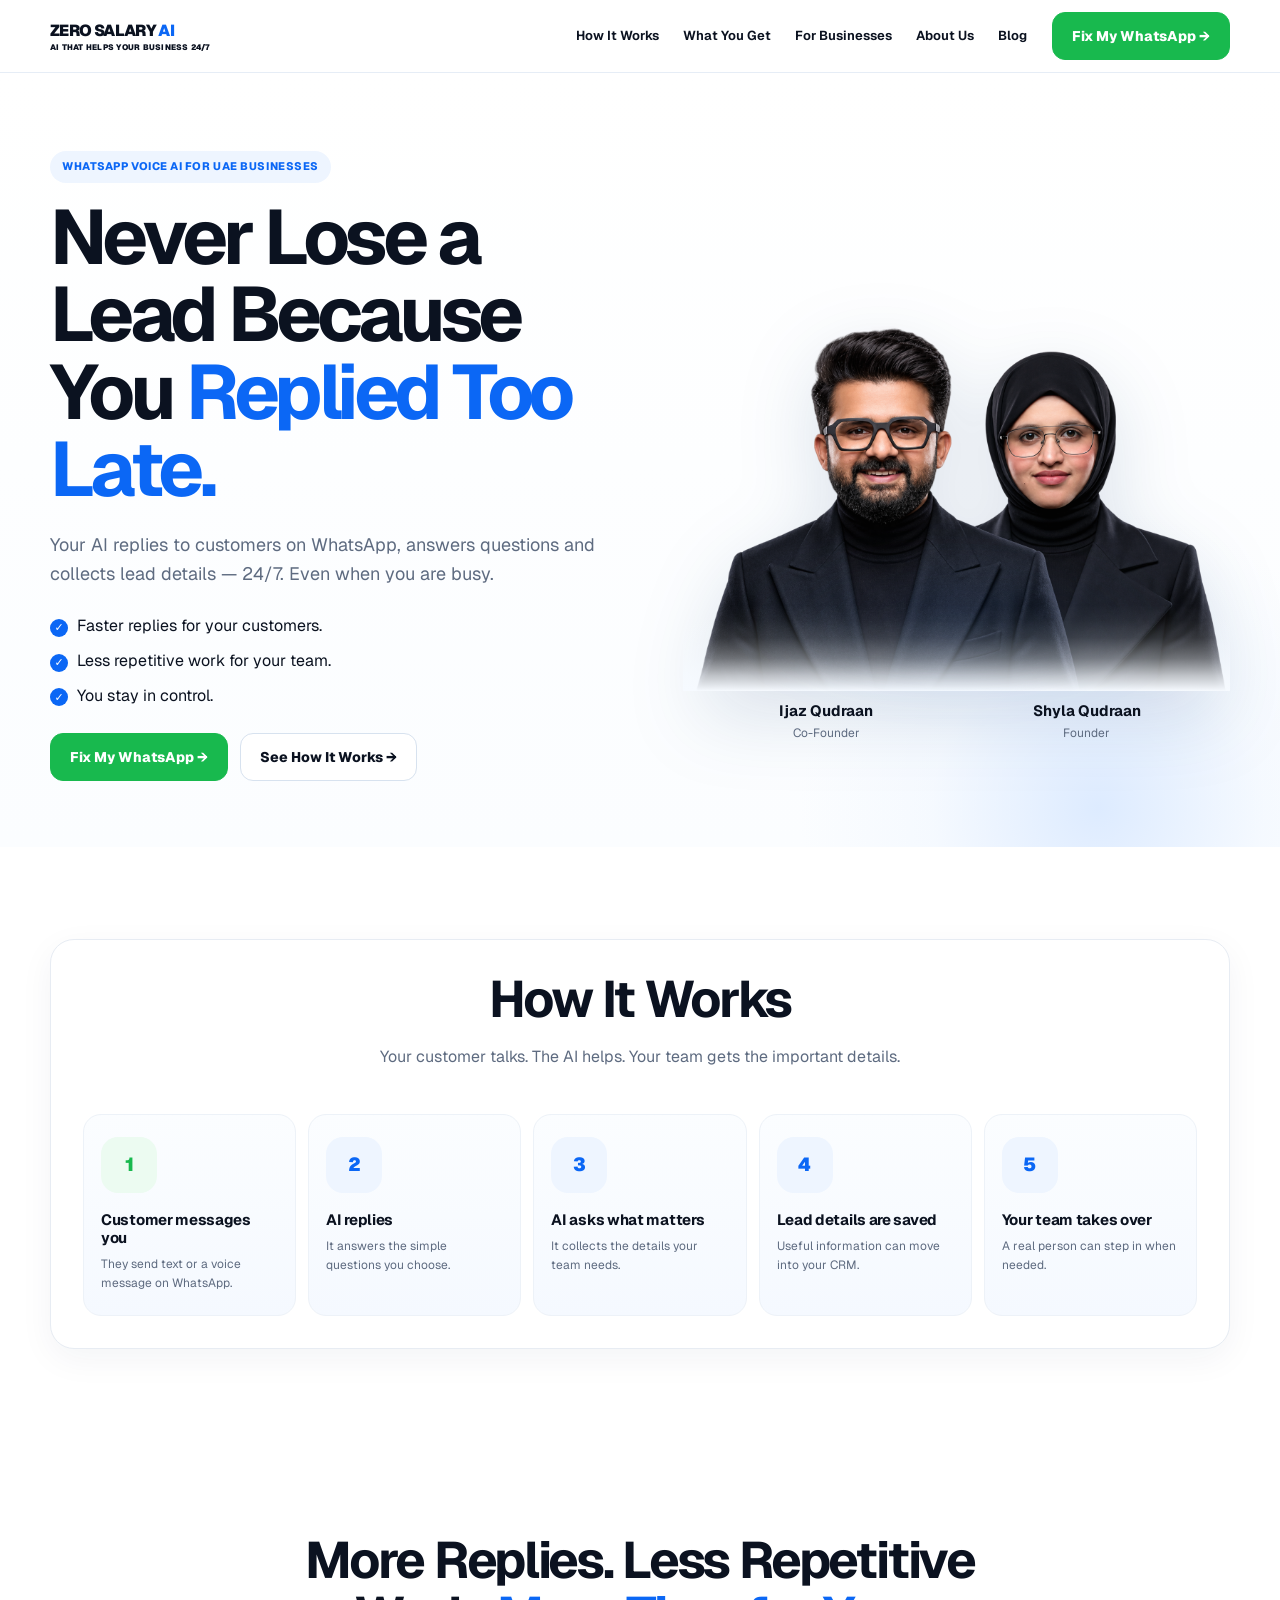
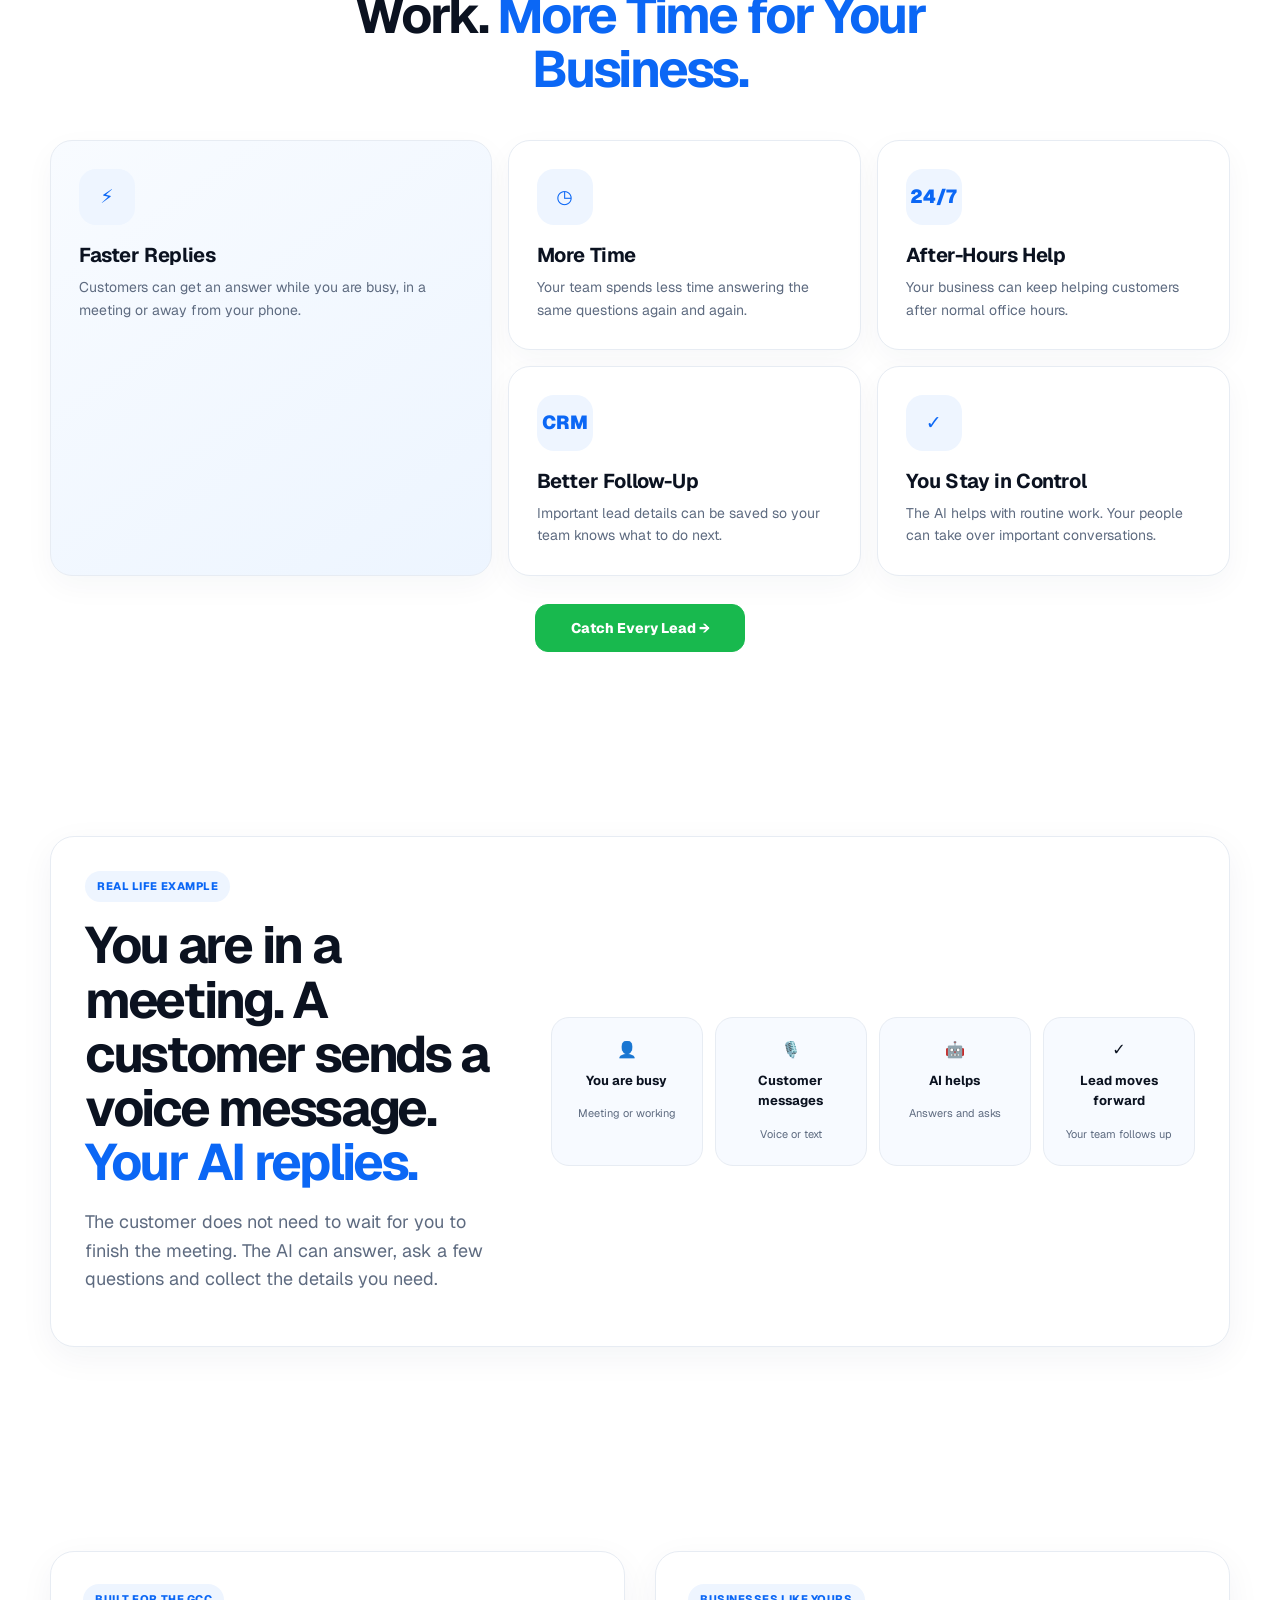
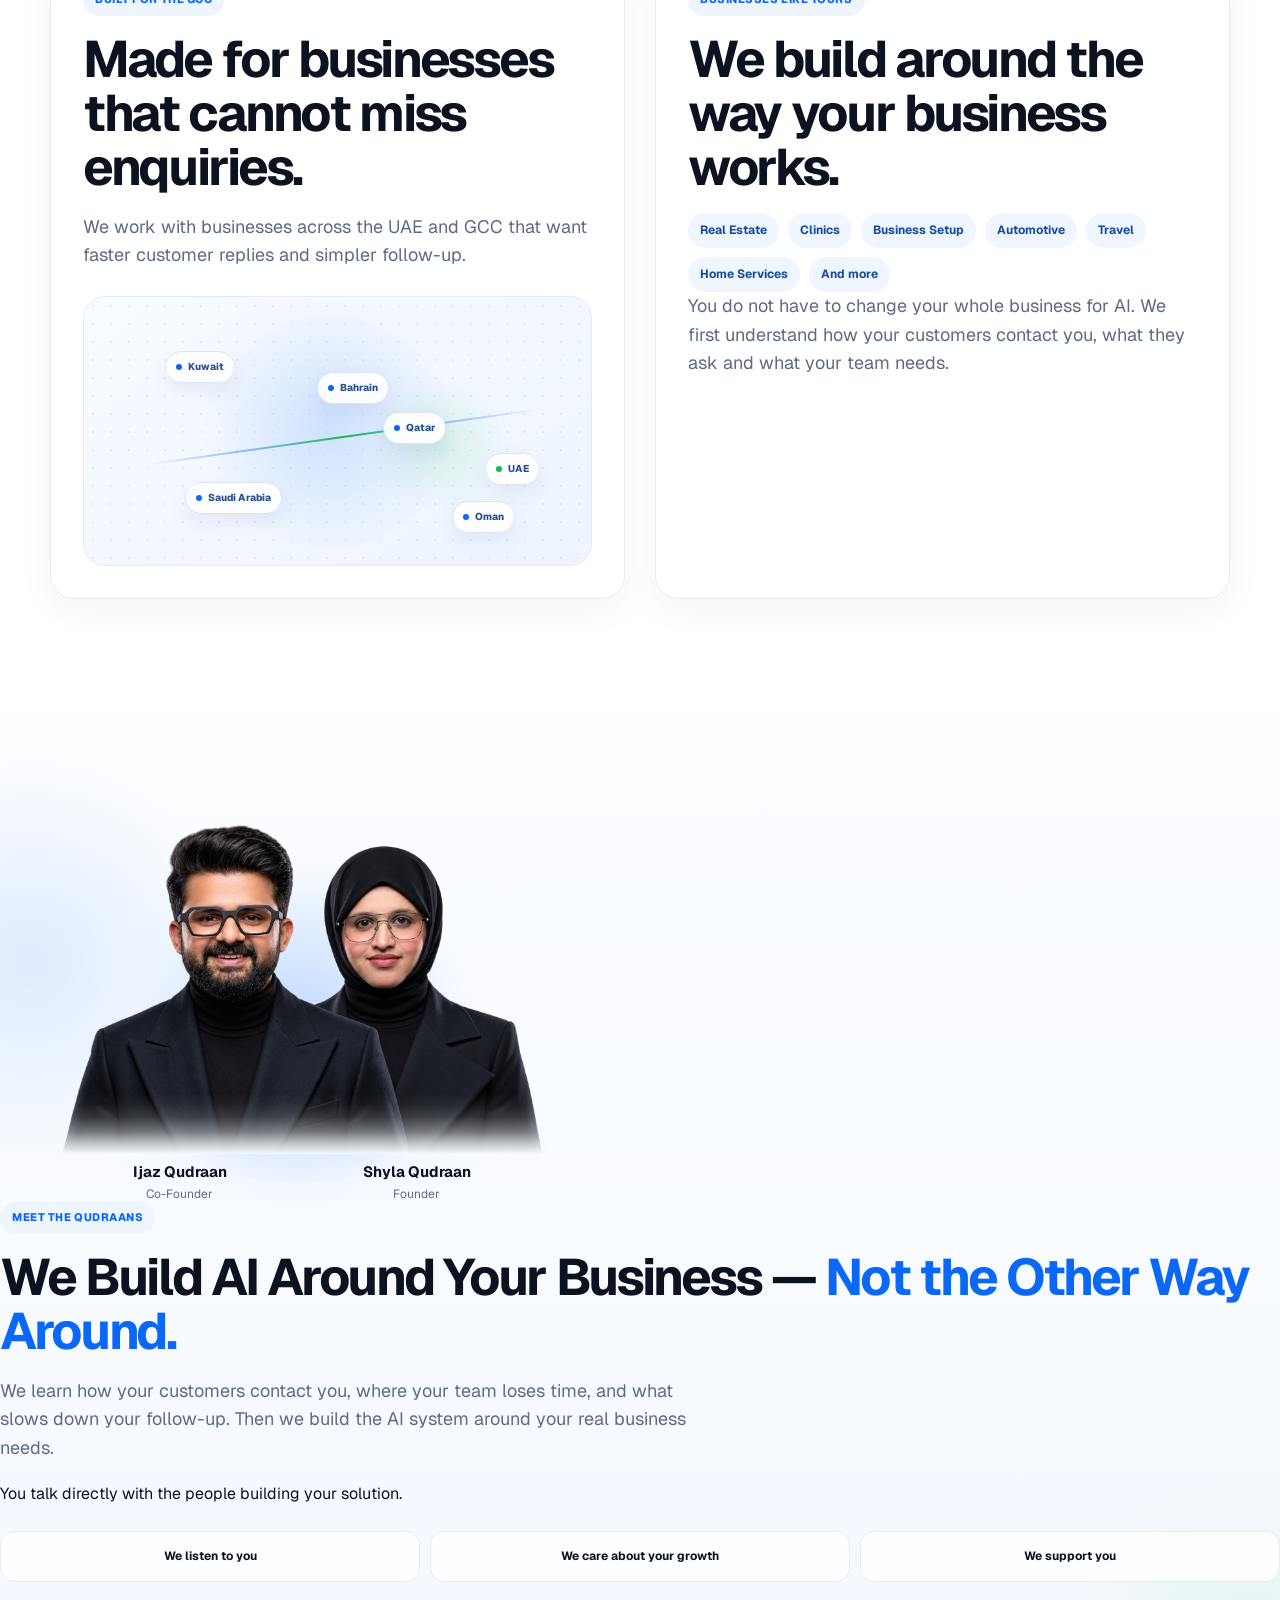
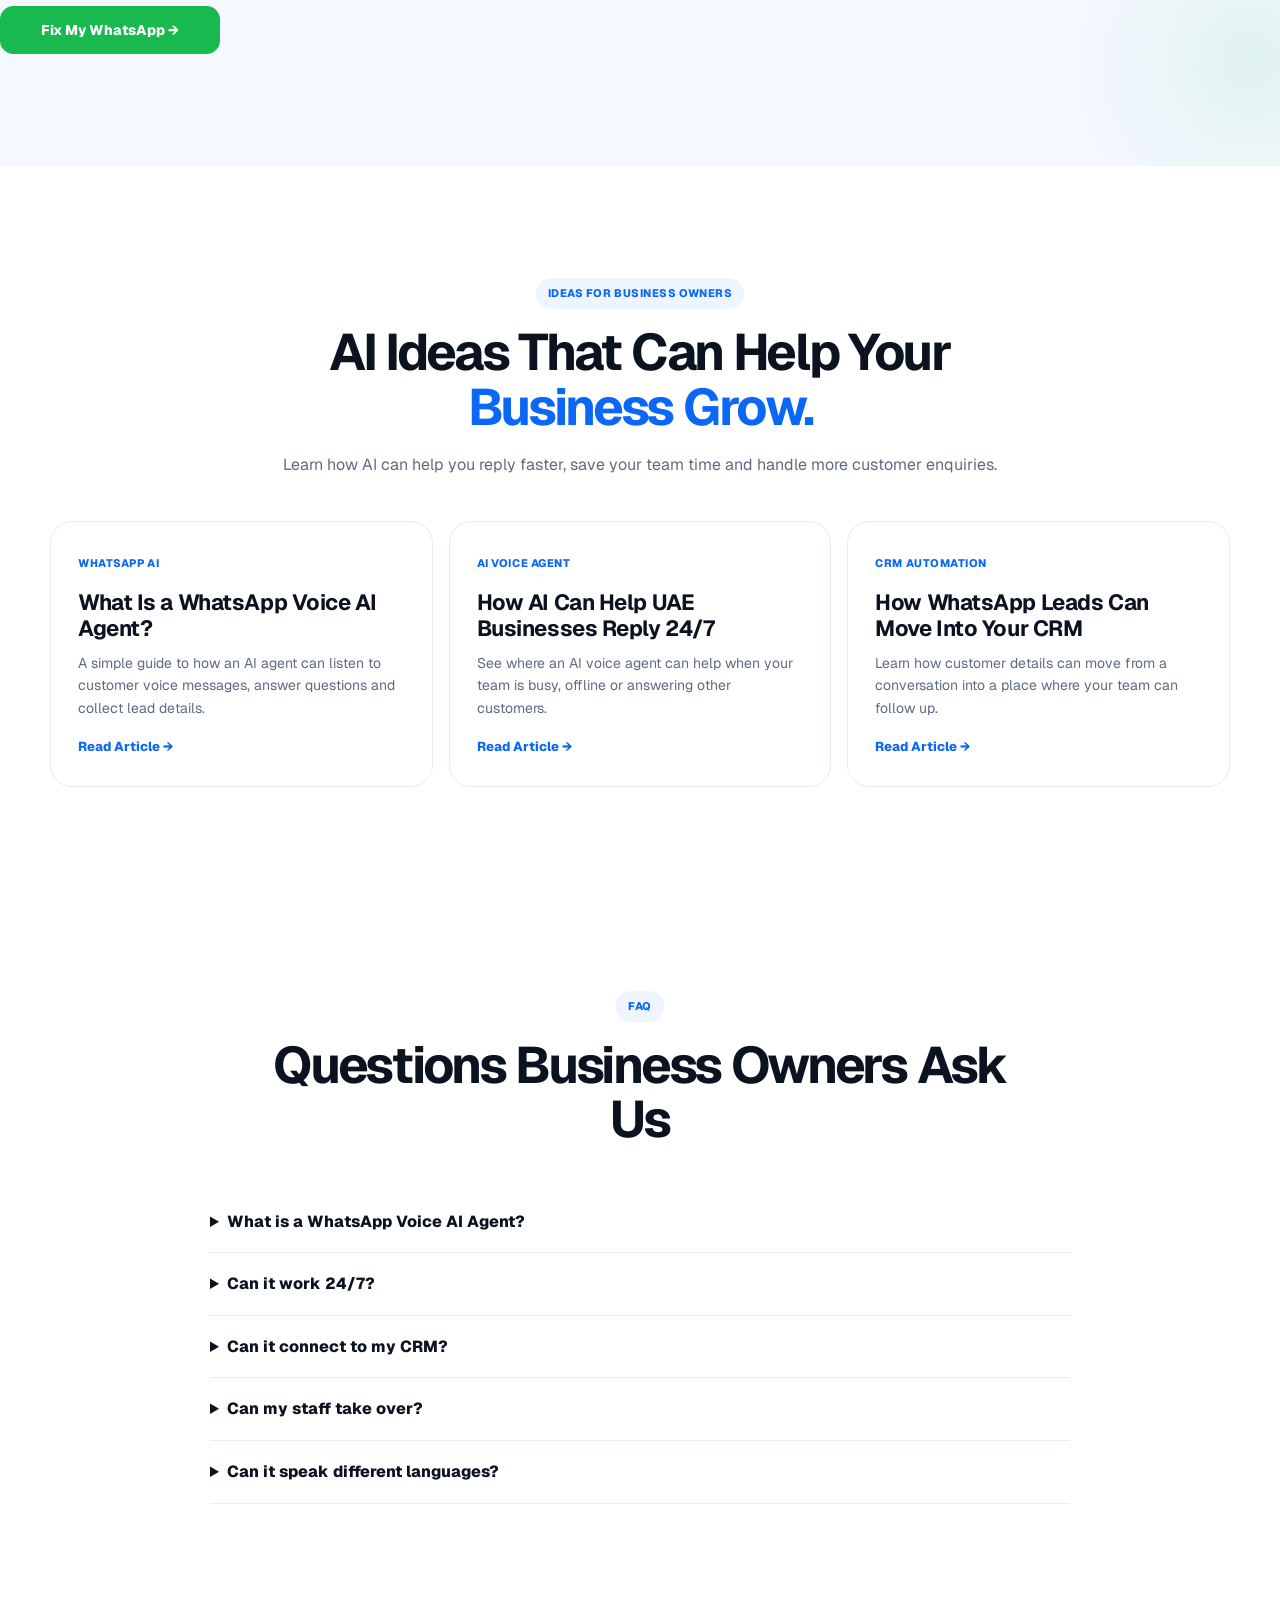
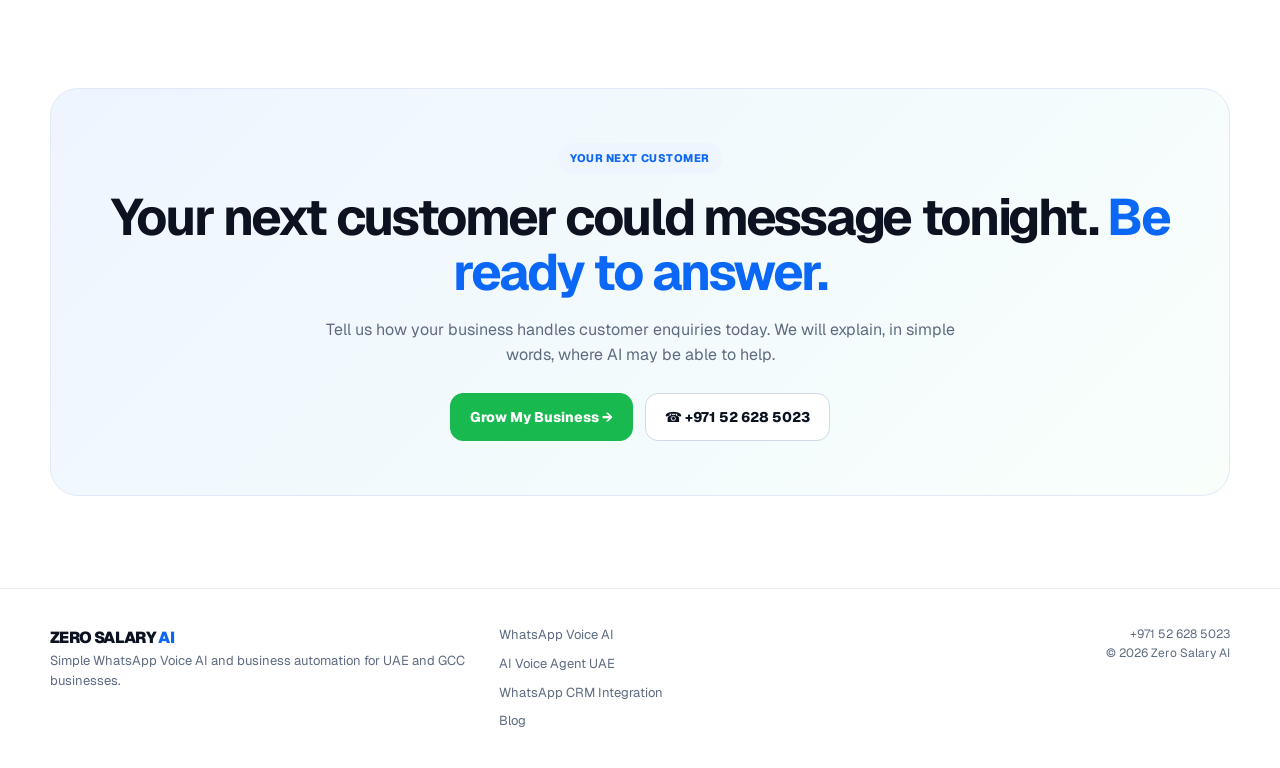
<file: index.html>
<!doctype html><html lang="en"><head><meta charset="utf-8"><meta name="viewport" content="width=device-width,initial-scale=1"><title>WhatsApp Voice AI for UAE Businesses | Zero Salary AI</title><meta name="description" content="Zero Salary AI builds simple WhatsApp Voice AI and AI automation for UAE and GCC businesses. Reply faster, handle enquiries 24/7 and send lead details to your CRM."><link rel="canonical" href="https://zerosalaryai.com/"><meta property="og:title" content="WhatsApp Voice AI for UAE Businesses | Zero Salary AI"><meta property="og:description" content="Zero Salary AI builds simple WhatsApp Voice AI and AI automation for UAE and GCC businesses. Reply faster, handle enquiries 24/7 and send lead details to your CRM."><meta property="og:type" content="website"><meta property="og:url" content="https://zerosalaryai.com/"><meta name="theme-color" content="#ffffff"><link rel="stylesheet" href="styles.css"></head><body><header class="header"><div class="container nav"><a class="logo" href="index.html">ZERO SALARY <span>AI</span><small class="tagline">AI THAT HELPS YOUR BUSINESS 24/7</small></a><nav class="links"><a href="index.html#how">How It Works</a><a href="index.html#benefits">What You Get</a><a href="index.html#solutions">For Businesses</a><a href="index.html#about">About Us</a><a href="blog.html">Blog</a></nav><a class="btn btn-green" href="https://wa.me/971526285023?text=Hi%2C%20I%20want%20to%20know%20how%20Zero%20Salary%20AI%20can%20help%20my%20business." target="_blank" rel="noopener">Fix My WhatsApp →</a></div></header><main><section class="hero"><div class="container hero-grid"><div class="hero-copy reveal"><span class="eyebrow">WhatsApp Voice AI for UAE Businesses</span><h1>Never Lose a Lead Because You <span class="blue">Replied Too Late.</span></h1><p class="lead">Your AI replies to customers on WhatsApp, answers questions and collects lead details — 24/7. Even when you are busy.</p><div class="checks"><div class="check">Faster replies for your customers.</div><div class="check">Less repetitive work for your team.</div><div class="check">You stay in control.</div></div><div class="actions"><a class="btn btn-green" href="https://wa.me/971526285023?text=Hi%2C%20I%20want%20to%20know%20how%20Zero%20Salary%20AI%20can%20help%20my%20business." target="_blank" rel="noopener">Fix My WhatsApp →</a><a class="btn btn-secondary" href="#how">See How It Works →</a></div></div><div class="founder-visual reveal">
  
  <div class="founder-image-stage">
    <img class="founder-img" src="founders-v3.png" alt="Ijaz Qudraan, Co-Founder, and Shyla Qudraan, Founder of Zero Salary AI">
    <div class="founder-bottom-fade"></div>
  </div>
  <div class="names">
  <div class="person-name"><strong>Ijaz Qudraan</strong><span>Co-Founder</span></div>
  <div class="person-name"><strong>Shyla Qudraan</strong><span>Founder</span></div>
</div>
</div>
</div></div></section><section class="section" id="how"><div class="container panel bento reveal"><div class="section-head"><h2>How It Works</h2><p>Your customer talks. The AI helps. Your team gets the important details.</p></div><div class="steps"><div class="step"><div class="icon green">1</div><h3>Customer messages you</h3><p>They send text or a voice message on WhatsApp.</p></div><div class="step"><div class="icon">2</div><h3>AI replies</h3><p>It answers the simple questions you choose.</p></div><div class="step"><div class="icon">3</div><h3>AI asks what matters</h3><p>It collects the details your team needs.</p></div><div class="step"><div class="icon">4</div><h3>Lead details are saved</h3><p>Useful information can move into your CRM.</p></div><div class="step"><div class="icon">5</div><h3>Your team takes over</h3><p>A real person can step in when needed.</p></div></div></div></section><section class="section" id="benefits"><div class="container"><div class="section-head reveal"><h2>More Replies. Less Repetitive Work. <span class="blue">More Time for Your Business.</span></h2></div><div class="benefit-bento reveal"><article class="benefit feature"><div class="icon">⚡</div><h3>Faster Replies</h3><p>Customers can get an answer while you are busy, in a meeting or away from your phone.</p></article><article class="benefit"><div class="icon">◷</div><h3>More Time</h3><p>Your team spends less time answering the same questions again and again.</p></article><article class="benefit"><div class="icon">24/7</div><h3>After-Hours Help</h3><p>Your business can keep helping customers after normal office hours.</p></article><article class="benefit"><div class="icon">CRM</div><h3>Better Follow-Up</h3><p>Important lead details can be saved so your team knows what to do next.</p></article><article class="benefit"><div class="icon">✓</div><h3>You Stay in Control</h3><p>The AI helps with routine work. Your people can take over important conversations.</p></article></div><div class="actions centered mid-cta"><a class="btn btn-green" href="https://wa.me/971526285023?text=Hi%2C%20I%20want%20a%20free%20consultation%20for%20my%20business." target="_blank" rel="noopener">Catch Every Lead →</a></div></div></section><section class="section"><div class="container panel story reveal"><div><span class="eyebrow">Real Life Example</span><h2>You are in a meeting. A customer sends a voice message. <span class="blue">Your AI replies.</span></h2><p class="lead">The customer does not need to wait for you to finish the meeting. The AI can answer, ask a few questions and collect the details you need.</p></div><div class="story-flow"><div class="mini">👤<b>You are busy</b><span>Meeting or working</span></div><div class="mini">🎙️<b>Customer messages</b><span>Voice or text</span></div><div class="mini">🤖<b>AI helps</b><span>Answers and asks</span></div><div class="mini">✓<b>Lead moves forward</b><span>Your team follows up</span></div></div></div></section><section class="section" id="solutions"><div class="container two"><div class="panel box reveal"><span class="eyebrow">Built for the GCC</span><h2>Made for businesses that cannot miss enquiries.</h2><p class="lead">We work with businesses across the UAE and GCC that want faster customer replies and simpler follow-up.</p><div class="gcc-visual" aria-label="GCC business coverage"><div class="gulf-line"></div><span class="node n1">Kuwait</span><span class="node n2">Bahrain</span><span class="node n3">Qatar</span><span class="node n4 hot">UAE</span><span class="node n5">Saudi Arabia</span><span class="node n6">Oman</span></div></div><div class="panel box reveal"><span class="eyebrow">Businesses Like Yours</span><h2>We build around the way your business works.</h2><div class="chips"><span class="chip">Real Estate</span><span class="chip">Clinics</span><span class="chip">Business Setup</span><span class="chip">Automotive</span><span class="chip">Travel</span><span class="chip">Home Services</span><span class="chip">And more</span></div><p class="lead">You do not have to change your whole business for AI. We first understand how your customers contact you, what they ask and what your team needs.</p></div></div></section><section class="section founder-section" id="about">
  <div class="container founder-grid reveal">
    <div class="founder-photo-wrap">
      <div class="founder-glow"></div>
      <div class="founder-image-stage">
        <img class="founder-small" src="founders-v3.png" alt="Ijaz Qudraan and Shyla Qudraan of Zero Salary AI">
        <div class="founder-bottom-fade"></div>
      </div>
      <div class="founder-name-row">
  <div class="person-name"><strong>Ijaz Qudraan</strong><span>Co-Founder</span></div>
  <div class="person-name"><strong>Shyla Qudraan</strong><span>Founder</span></div>
</div>
</div>
    </div>
    <div class="founder-copy">
      <span class="eyebrow">Meet The Qudraans</span>
      <h2>We Build AI Around Your Business — <span class="blue">Not the Other Way Around.</span></h2>
      <p class="lead">We learn how your customers contact you, where your team loses time, and what slows down your follow-up. Then we build the AI system around your real business needs.</p>
      <p>You talk directly with the people building your solution.</p>
      <div class="values">
        <div class="value">We listen to you</div>
        <div class="value">We care about your growth</div>
        <div class="value">We support you</div>
      </div>
      <div class="actions founder-cta">
        <a class="btn btn-green" href="https://wa.me/971526285023?text=Hi%2C%20I%20want%20to%20know%20how%20Zero%20Salary%20AI%20can%20help%20my%20business." target="_blank" rel="noopener">Fix My WhatsApp →</a>
      </div>
    </div>
  </div>
</section><section class="section" id="blog"><div class="container"><div class="section-head reveal"><span class="eyebrow">Ideas for Business Owners</span><h2>AI Ideas That Can Help Your <span class="blue">Business Grow.</span></h2><p>Learn how AI can help you reply faster, save your team time and handle more customer enquiries.</p></div><div class="blog-grid reveal"><article class="blog-card"><span>WhatsApp AI</span><h3>What Is a WhatsApp Voice AI Agent?</h3><p>A simple guide to how an AI agent can listen to customer voice messages, answer questions and collect lead details.</p><a href="what-is-whatsapp-voice-ai-agent.html">Read Article →</a></article><article class="blog-card"><span>AI Voice Agent</span><h3>How AI Can Help UAE Businesses Reply 24/7</h3><p>See where an AI voice agent can help when your team is busy, offline or answering other customers.</p><a href="ai-voice-agent-uae.html">Read Article →</a></article><article class="blog-card"><span>CRM Automation</span><h3>How WhatsApp Leads Can Move Into Your CRM</h3><p>Learn how customer details can move from a conversation into a place where your team can follow up.</p><a href="whatsapp-crm-integration.html">Read Article →</a></article></div></div></section><section class="section"><div class="container faq reveal"><div class="section-head"><span class="eyebrow">FAQ</span><h2>Questions Business Owners Ask Us</h2></div><details><summary>What is a WhatsApp Voice AI Agent?</summary><p>It is an AI system that can help with customer conversations on WhatsApp, including supported voice messages. It can answer simple questions and collect useful details.</p></details><details><summary>Can it work 24/7?</summary><p>Yes. It can be set up to help customers outside your normal office hours.</p></details><details><summary>Can it connect to my CRM?</summary><p>Yes. We can connect supported CRM systems and workflows so useful lead details can move to your team.</p></details><details><summary>Can my staff take over?</summary><p>Yes. Your team stays in control and can take over when a customer needs a real person.</p></details><details><summary>Can it speak different languages?</summary><p>We can build multilingual conversations using languages supported by the selected AI tools.</p></details></div></section><section class="section"><div class="container cta reveal"><span class="eyebrow">Your Next Customer</span><h2>Your next customer could message tonight. <span class="blue">Be ready to answer.</span></h2><p>Tell us how your business handles customer enquiries today. We will explain, in simple words, where AI may be able to help.</p><div class="actions centered"><a class="btn btn-green" href="https://wa.me/971526285023?text=Hi%2C%20I%20want%20to%20know%20how%20Zero%20Salary%20AI%20can%20help%20my%20business." target="_blank" rel="noopener">Grow My Business →</a><a class="btn" href="tel:+971526285023">☎ +971 52 628 5023</a></div></div></section></main><a class="mobile-whatsapp" href="https://wa.me/971526285023?text=Hi%2C%20I%20want%20to%20know%20how%20Zero%20Salary%20AI%20can%20help%20my%20business." target="_blank" rel="noopener">Fix My WhatsApp →</a><footer class="footer"><div class="container footer-grid"><div><div class="logo">ZERO SALARY <span>AI</span></div><p class="small">Simple WhatsApp Voice AI and business automation for UAE and GCC businesses.</p></div><div class="footer-links"><a href="whatsapp-voice-ai.html">WhatsApp Voice AI</a><a href="ai-voice-agent-uae.html">AI Voice Agent UAE</a><a href="whatsapp-crm-integration.html">WhatsApp CRM Integration</a><a href="blog.html">Blog</a></div><div class="footer-end"><div>+971 52 628 5023</div><div>© 2026 Zero Salary AI</div></div></div></footer><script src="script.js"></script></body></html>
</file>
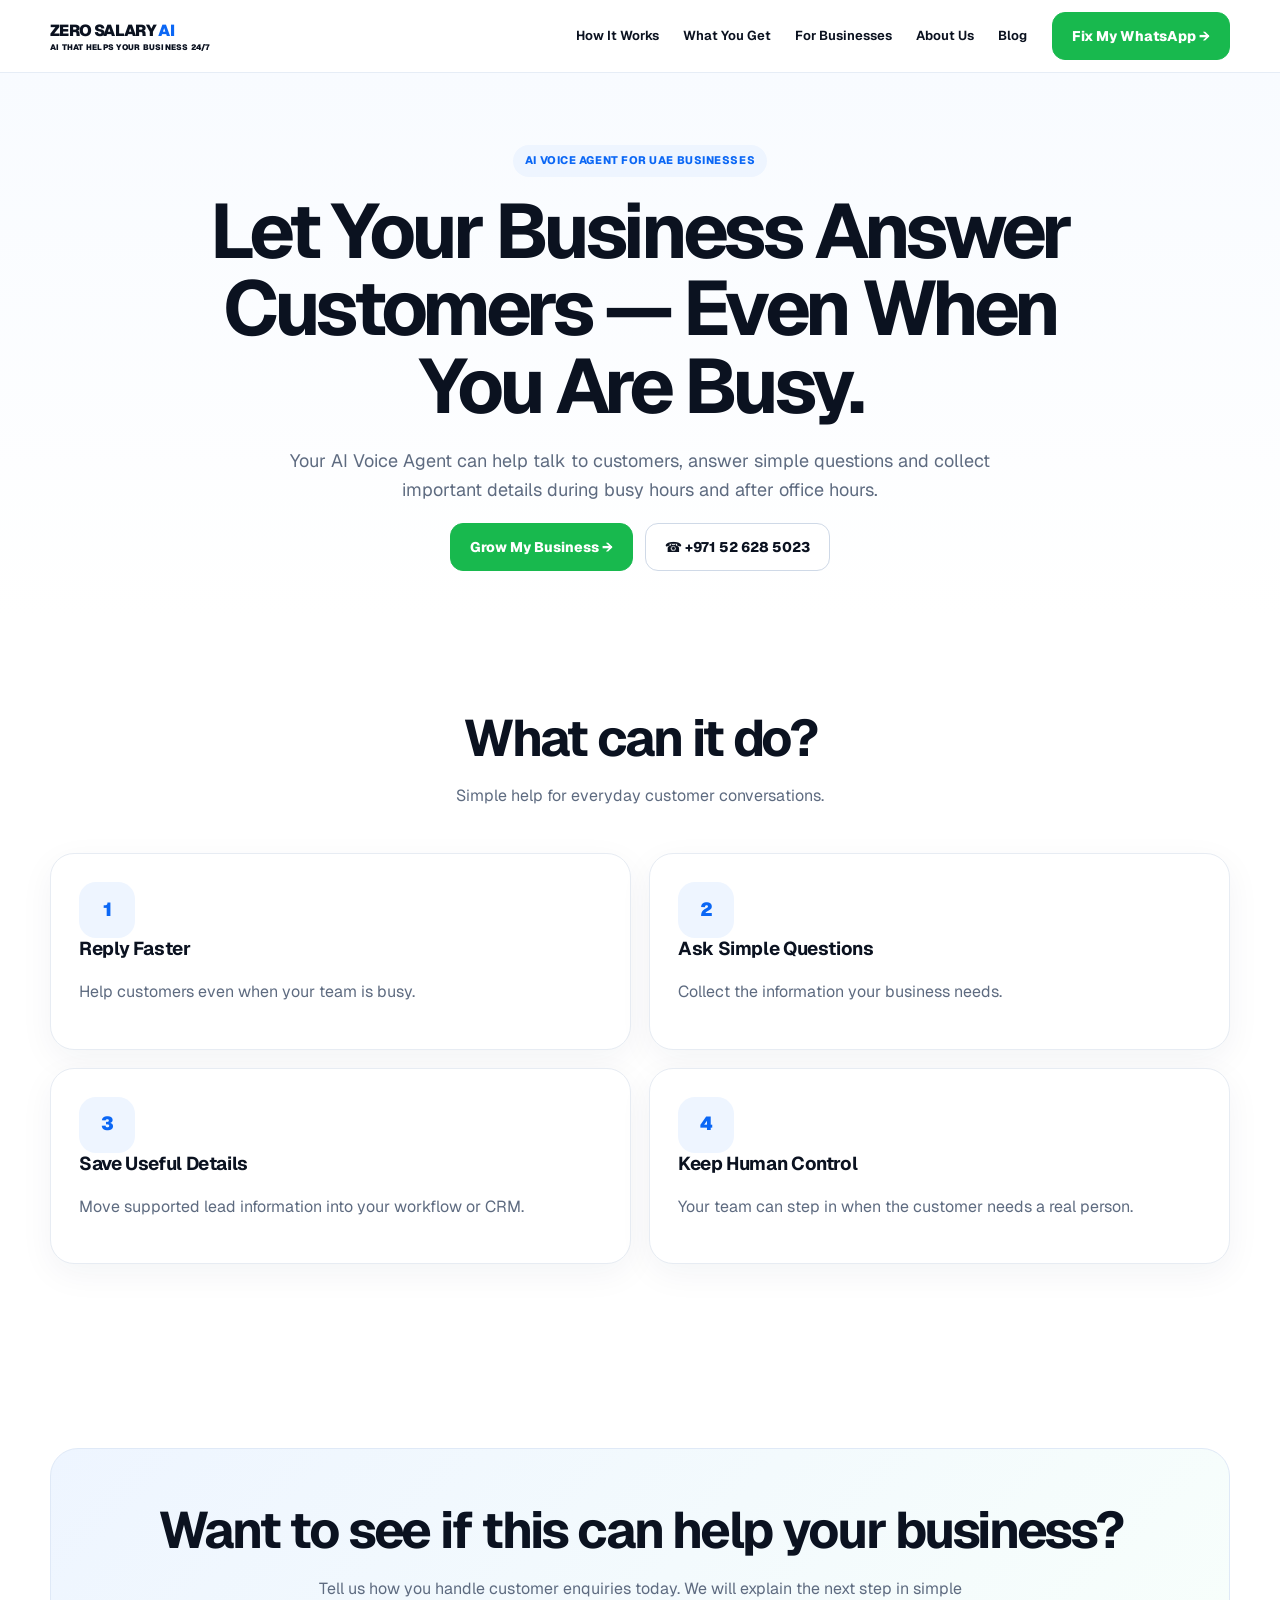
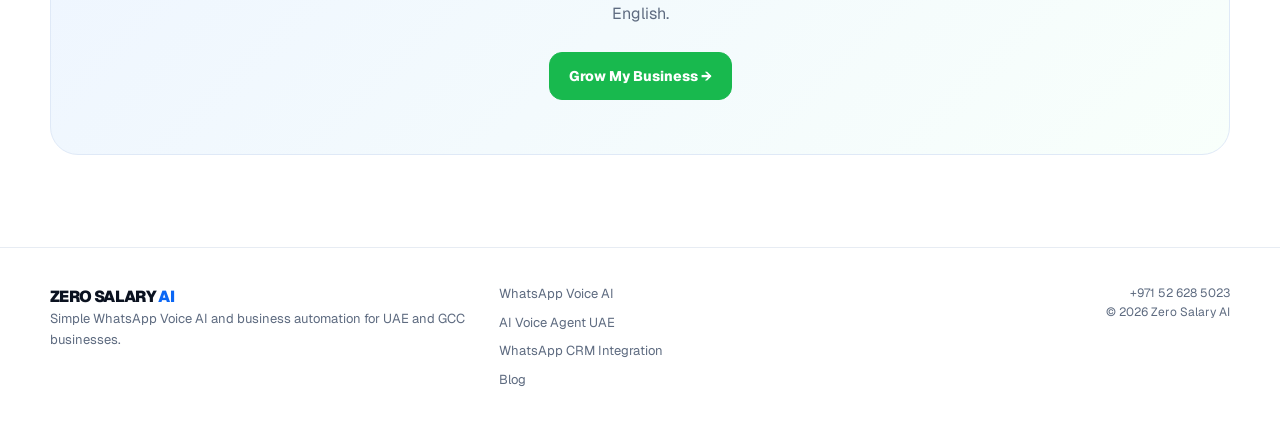
<file: ai-voice-agent-uae.html>
<!doctype html><html lang="en"><head><meta charset="utf-8"><meta name="viewport" content="width=device-width,initial-scale=1"><title>AI Voice Agent & AI Receptionist UAE | Zero Salary AI</title><meta name="description" content="AI Voice Agents for UAE businesses. Answer simple calls, collect lead details and let your team take over important conversations."><link rel="canonical" href="https://zerosalaryai.com/ai-voice-agent-uae/"><meta property="og:title" content="AI Voice Agent & AI Receptionist UAE | Zero Salary AI"><meta property="og:description" content="AI Voice Agents for UAE businesses. Answer simple calls, collect lead details and let your team take over important conversations."><meta property="og:type" content="website"><meta property="og:url" content="https://zerosalaryai.com/ai-voice-agent-uae/"><meta name="theme-color" content="#ffffff"><link rel="stylesheet" href="styles.css"></head><body><header class="header"><div class="container nav"><a class="logo" href="index.html">ZERO SALARY <span>AI</span><small class="tagline">AI THAT HELPS YOUR BUSINESS 24/7</small></a><nav class="links"><a href="index.html#how">How It Works</a><a href="index.html#benefits">What You Get</a><a href="index.html#solutions">For Businesses</a><a href="index.html#about">About Us</a><a href="blog.html">Blog</a></nav><a class="btn btn-green" href="https://wa.me/971526285023?text=Hi%2C%20I%20want%20to%20know%20how%20Zero%20Salary%20AI%20can%20help%20my%20business." target="_blank" rel="noopener">Fix My WhatsApp →</a></div></header><main><section class="page-hero"><div class="container reveal"><span class="eyebrow">AI Voice Agent for UAE Businesses</span><h1>Let Your Business Answer Customers — Even When You Are Busy.</h1><p class="lead">Your AI Voice Agent can help talk to customers, answer simple questions and collect important details during busy hours and after office hours.</p><div class="actions centered"><a class="btn btn-green" href="https://wa.me/971526285023?text=Hi%2C%20I%20want%20to%20know%20how%20Zero%20Salary%20AI%20can%20help%20my%20business." target="_blank" rel="noopener">Grow My Business →</a><a class="btn" href="tel:+971526285023">☎ +971 52 628 5023</a></div></div></section><section class="section"><div class="container"><div class="section-head reveal"><h2>What can it do?</h2><p>Simple help for everyday customer conversations.</p></div><div class="content-grid reveal"><div class="panel content-card"><div class="icon">1</div><h3>Reply Faster</h3><p>Help customers even when your team is busy.</p></div><div class="panel content-card"><div class="icon">2</div><h3>Ask Simple Questions</h3><p>Collect the information your business needs.</p></div><div class="panel content-card"><div class="icon">3</div><h3>Save Useful Details</h3><p>Move supported lead information into your workflow or CRM.</p></div><div class="panel content-card"><div class="icon">4</div><h3>Keep Human Control</h3><p>Your team can step in when the customer needs a real person.</p></div></div></div></section><section class="section"><div class="container cta reveal"><h2>Want to see if this can help your business?</h2><p>Tell us how you handle customer enquiries today. We will explain the next step in simple English.</p><div class="actions centered"><a class="btn btn-green" href="https://wa.me/971526285023?text=Hi%2C%20I%20want%20to%20know%20how%20Zero%20Salary%20AI%20can%20help%20my%20business." target="_blank" rel="noopener">Grow My Business →</a></div></div></section></main><a class="mobile-whatsapp" href="https://wa.me/971526285023?text=Hi%2C%20I%20want%20to%20know%20how%20Zero%20Salary%20AI%20can%20help%20my%20business." target="_blank" rel="noopener">Grow My Business →</a><footer class="footer"><div class="container footer-grid"><div><div class="logo">ZERO SALARY <span>AI</span></div><p class="small">Simple WhatsApp Voice AI and business automation for UAE and GCC businesses.</p></div><div class="footer-links"><a href="whatsapp-voice-ai.html">WhatsApp Voice AI</a><a href="ai-voice-agent-uae.html">AI Voice Agent UAE</a><a href="whatsapp-crm-integration.html">WhatsApp CRM Integration</a><a href="blog.html">Blog</a></div><div class="footer-end"><div>+971 52 628 5023</div><div>© 2026 Zero Salary AI</div></div></div></footer><script src="script.js"></script></body></html>
</file>
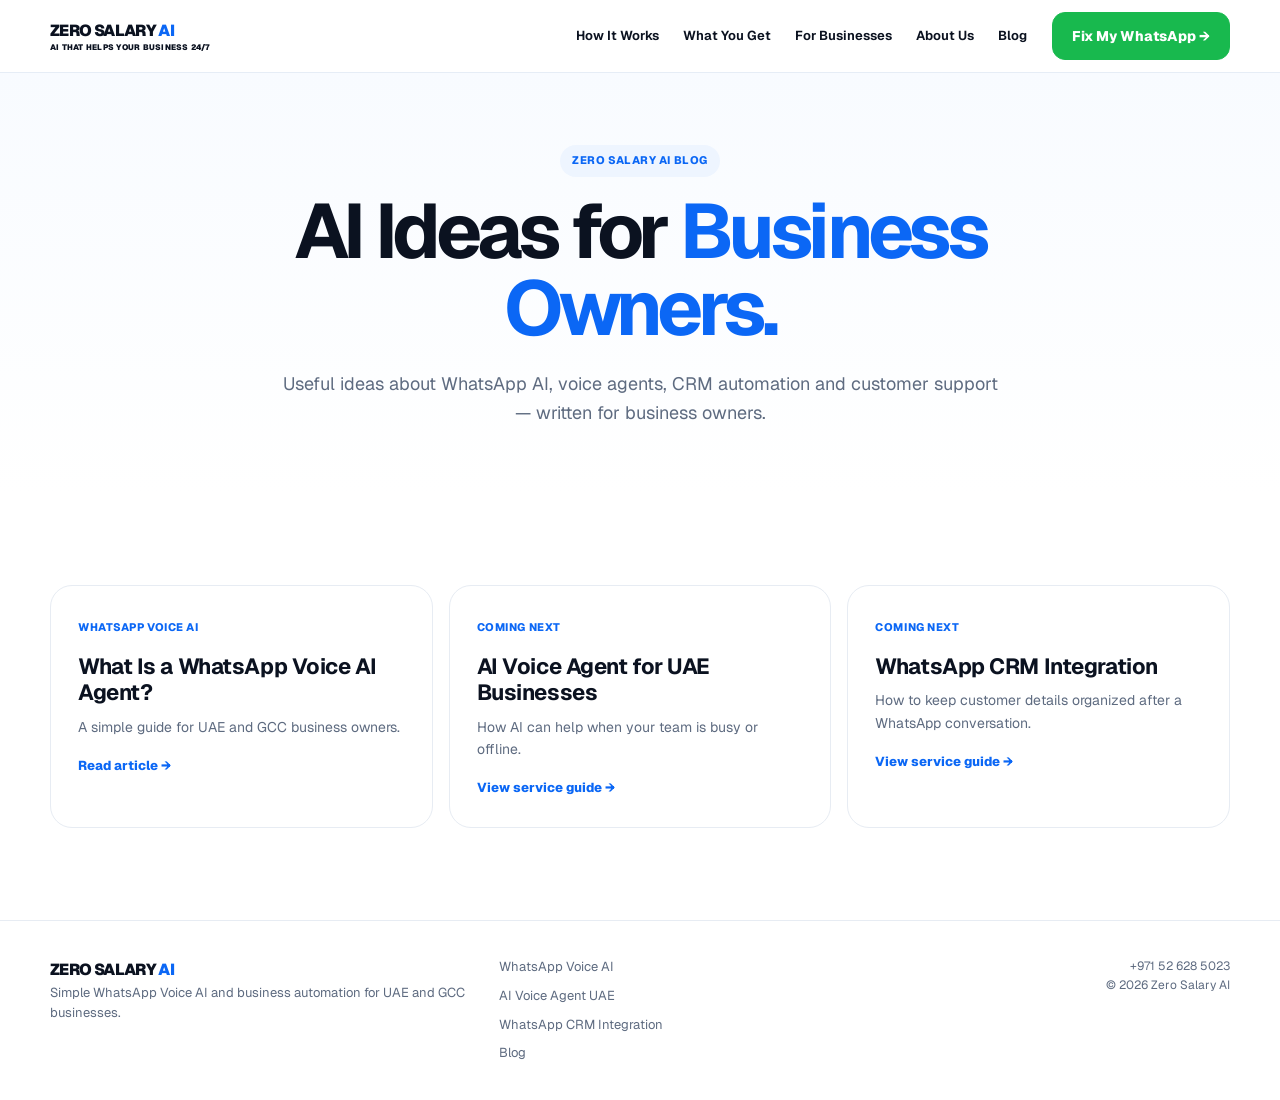
<file: blog.html>
<!doctype html><html lang="en"><head><meta charset="utf-8"><meta name="viewport" content="width=device-width,initial-scale=1"><title>AI Automation Blog for UAE Businesses | Zero Salary AI</title><meta name="description" content="Simple guides about WhatsApp Voice AI, AI voice agents, CRM automation and customer service for UAE and GCC businesses."><link rel="canonical" href="https://zerosalaryai.com/blog/"><meta property="og:title" content="AI Automation Blog for UAE Businesses | Zero Salary AI"><meta property="og:description" content="Simple guides about WhatsApp Voice AI, AI voice agents, CRM automation and customer service for UAE and GCC businesses."><meta property="og:type" content="website"><meta property="og:url" content="https://zerosalaryai.com/blog/"><meta name="theme-color" content="#ffffff"><link rel="stylesheet" href="styles.css"></head><body><header class="header"><div class="container nav"><a class="logo" href="index.html">ZERO SALARY <span>AI</span><small class="tagline">AI THAT HELPS YOUR BUSINESS 24/7</small></a><nav class="links"><a href="index.html#how">How It Works</a><a href="index.html#benefits">What You Get</a><a href="index.html#solutions">For Businesses</a><a href="index.html#about">About Us</a><a href="blog.html">Blog</a></nav><a class="btn btn-green" href="https://wa.me/971526285023?text=Hi%2C%20I%20want%20to%20know%20how%20Zero%20Salary%20AI%20can%20help%20my%20business." target="_blank" rel="noopener">Fix My WhatsApp →</a></div></header><main><section class="page-hero"><div class="container reveal"><span class="eyebrow">Zero Salary AI Blog</span><h1>AI Ideas for <span class="blue">Business Owners.</span></h1><p class="lead">Useful ideas about WhatsApp AI, voice agents, CRM automation and customer support — written for business owners.</p></div></section><section class="section"><div class="container"><div class="blog-grid reveal"><article class="blog-card"><span>WhatsApp Voice AI</span><h3>What Is a WhatsApp Voice AI Agent?</h3><p>A simple guide for UAE and GCC business owners.</p><a href="what-is-whatsapp-voice-ai-agent.html">Read article →</a></article><article class="blog-card"><span>Coming Next</span><h3>AI Voice Agent for UAE Businesses</h3><p>How AI can help when your team is busy or offline.</p><a href="ai-voice-agent-uae.html">View service guide →</a></article><article class="blog-card"><span>Coming Next</span><h3>WhatsApp CRM Integration</h3><p>How to keep customer details organized after a WhatsApp conversation.</p><a href="whatsapp-crm-integration.html">View service guide →</a></article></div></div></section></main><a class="mobile-whatsapp" href="https://wa.me/971526285023?text=Hi%2C%20I%20want%20to%20know%20how%20Zero%20Salary%20AI%20can%20help%20my%20business." target="_blank" rel="noopener">Fix My WhatsApp →</a><footer class="footer"><div class="container footer-grid"><div><div class="logo">ZERO SALARY <span>AI</span></div><p class="small">Simple WhatsApp Voice AI and business automation for UAE and GCC businesses.</p></div><div class="footer-links"><a href="whatsapp-voice-ai.html">WhatsApp Voice AI</a><a href="ai-voice-agent-uae.html">AI Voice Agent UAE</a><a href="whatsapp-crm-integration.html">WhatsApp CRM Integration</a><a href="blog.html">Blog</a></div><div class="footer-end"><div>+971 52 628 5023</div><div>© 2026 Zero Salary AI</div></div></div></footer><script src="script.js"></script></body></html>
</file>
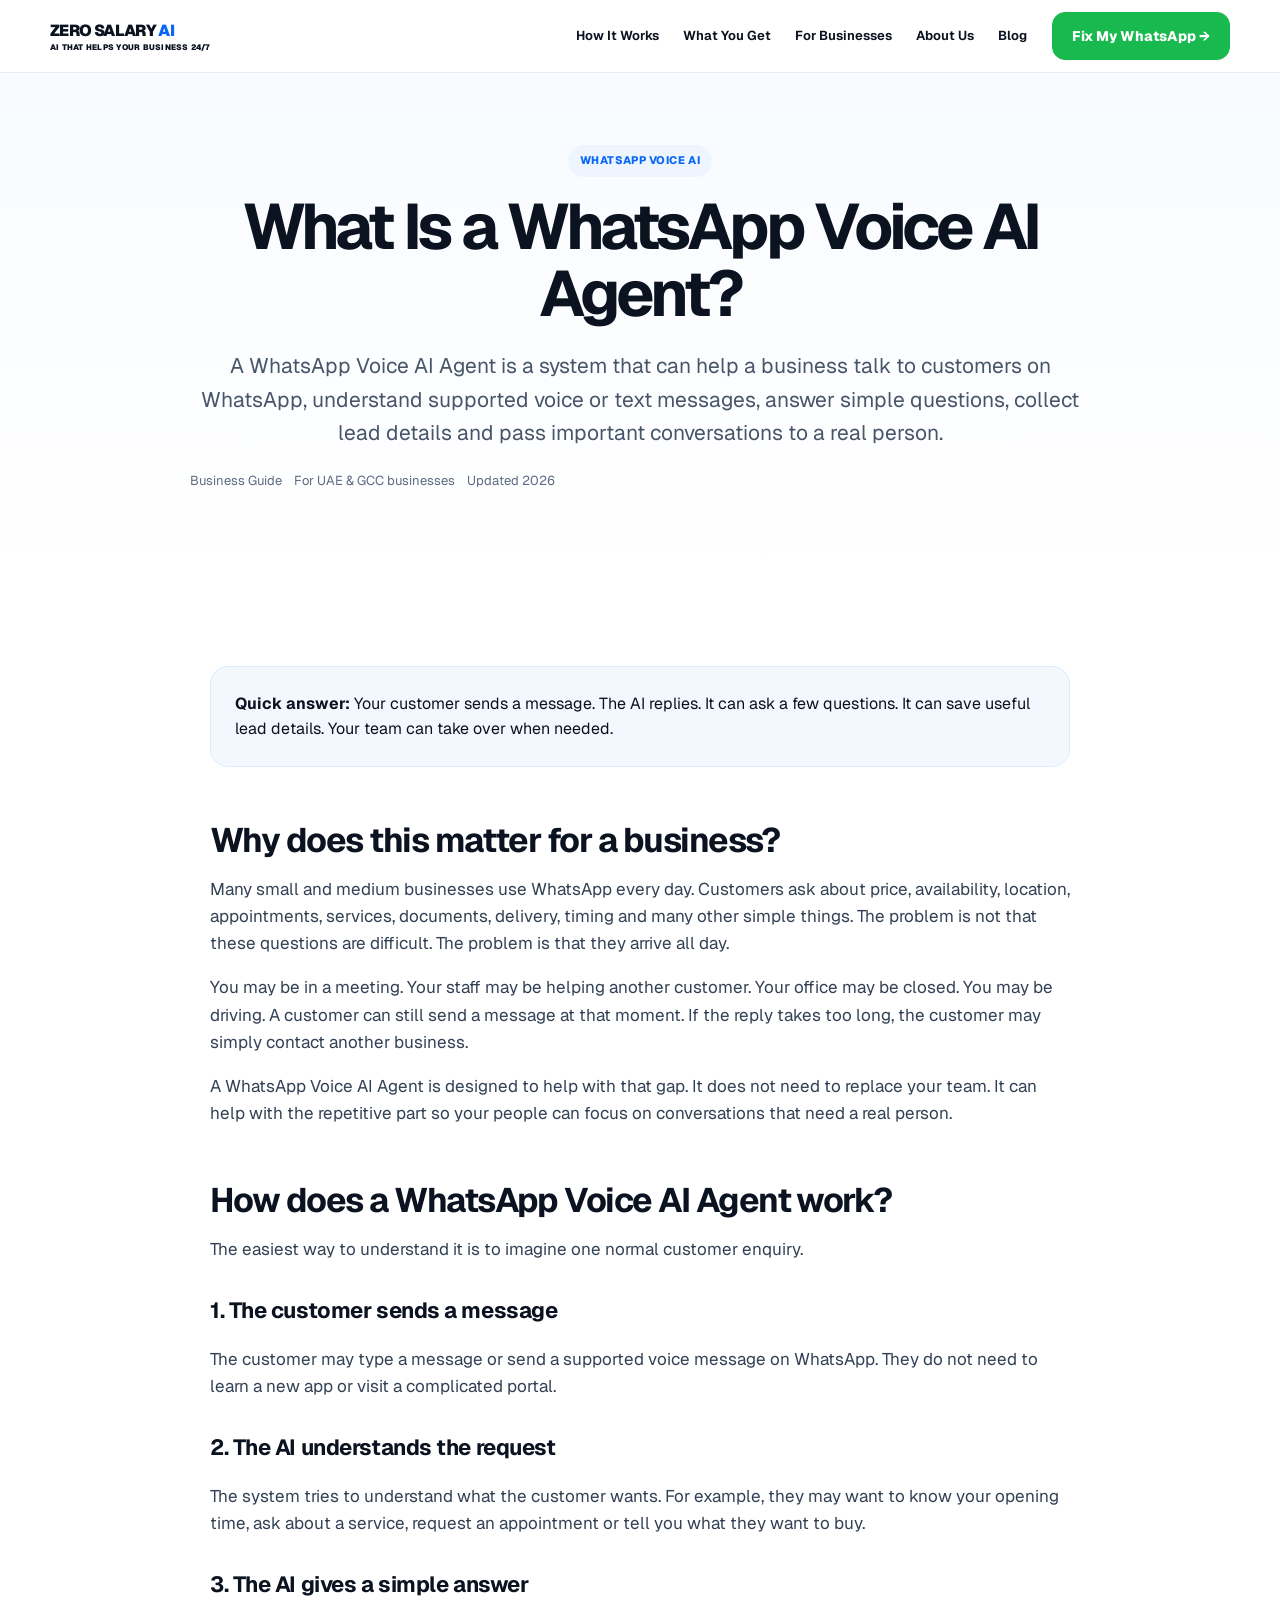
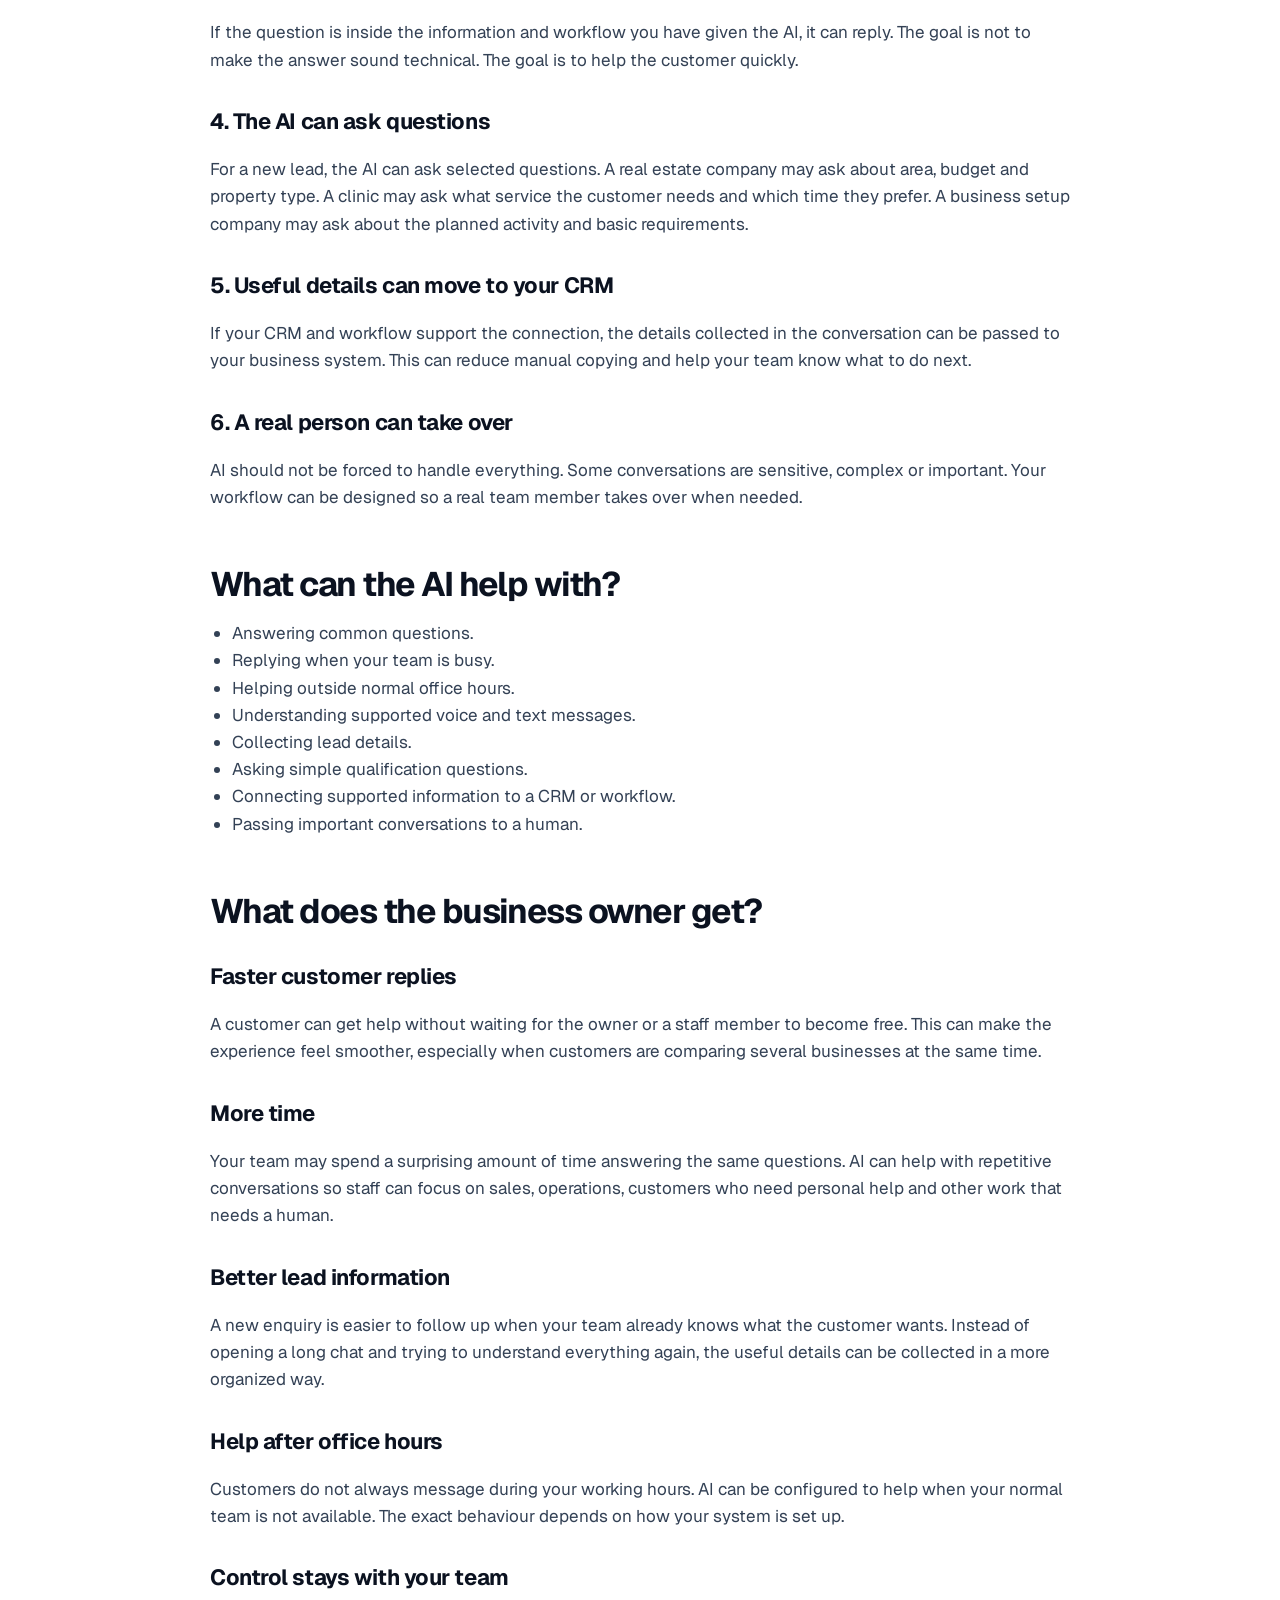
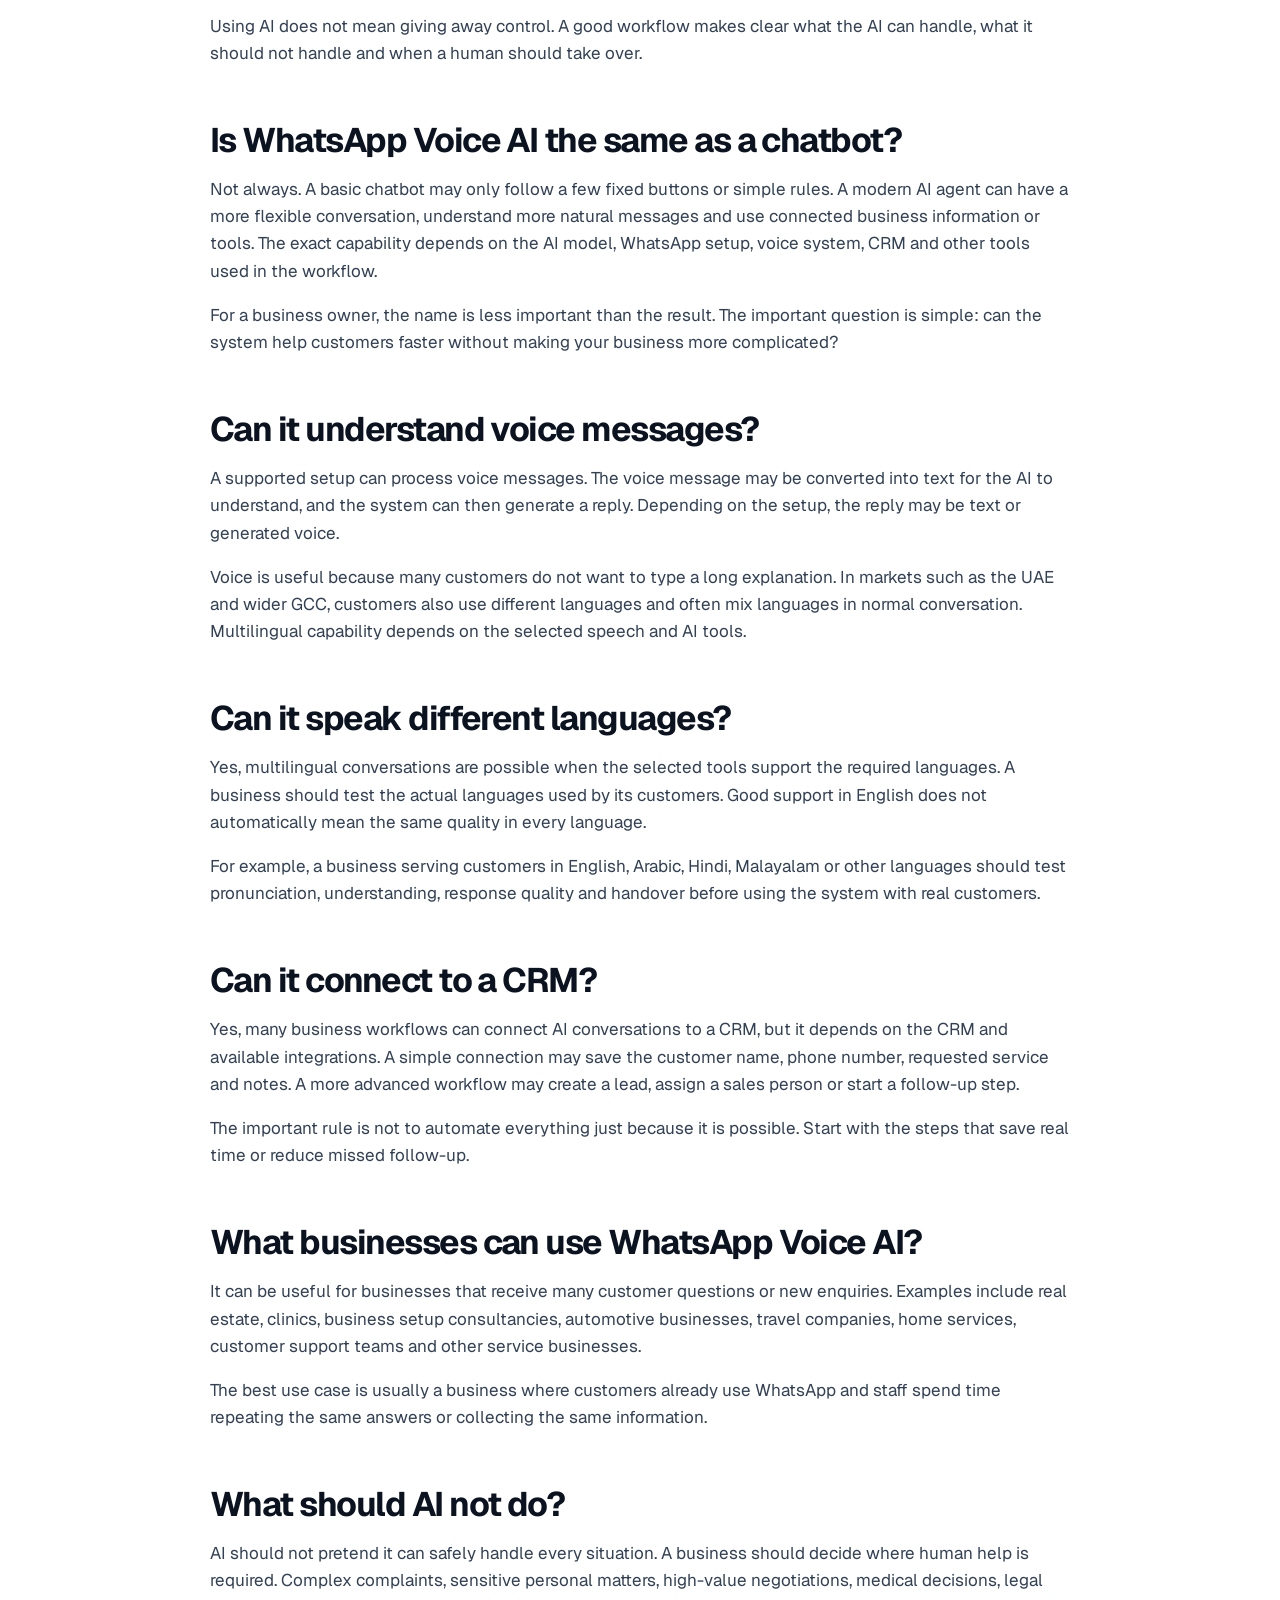
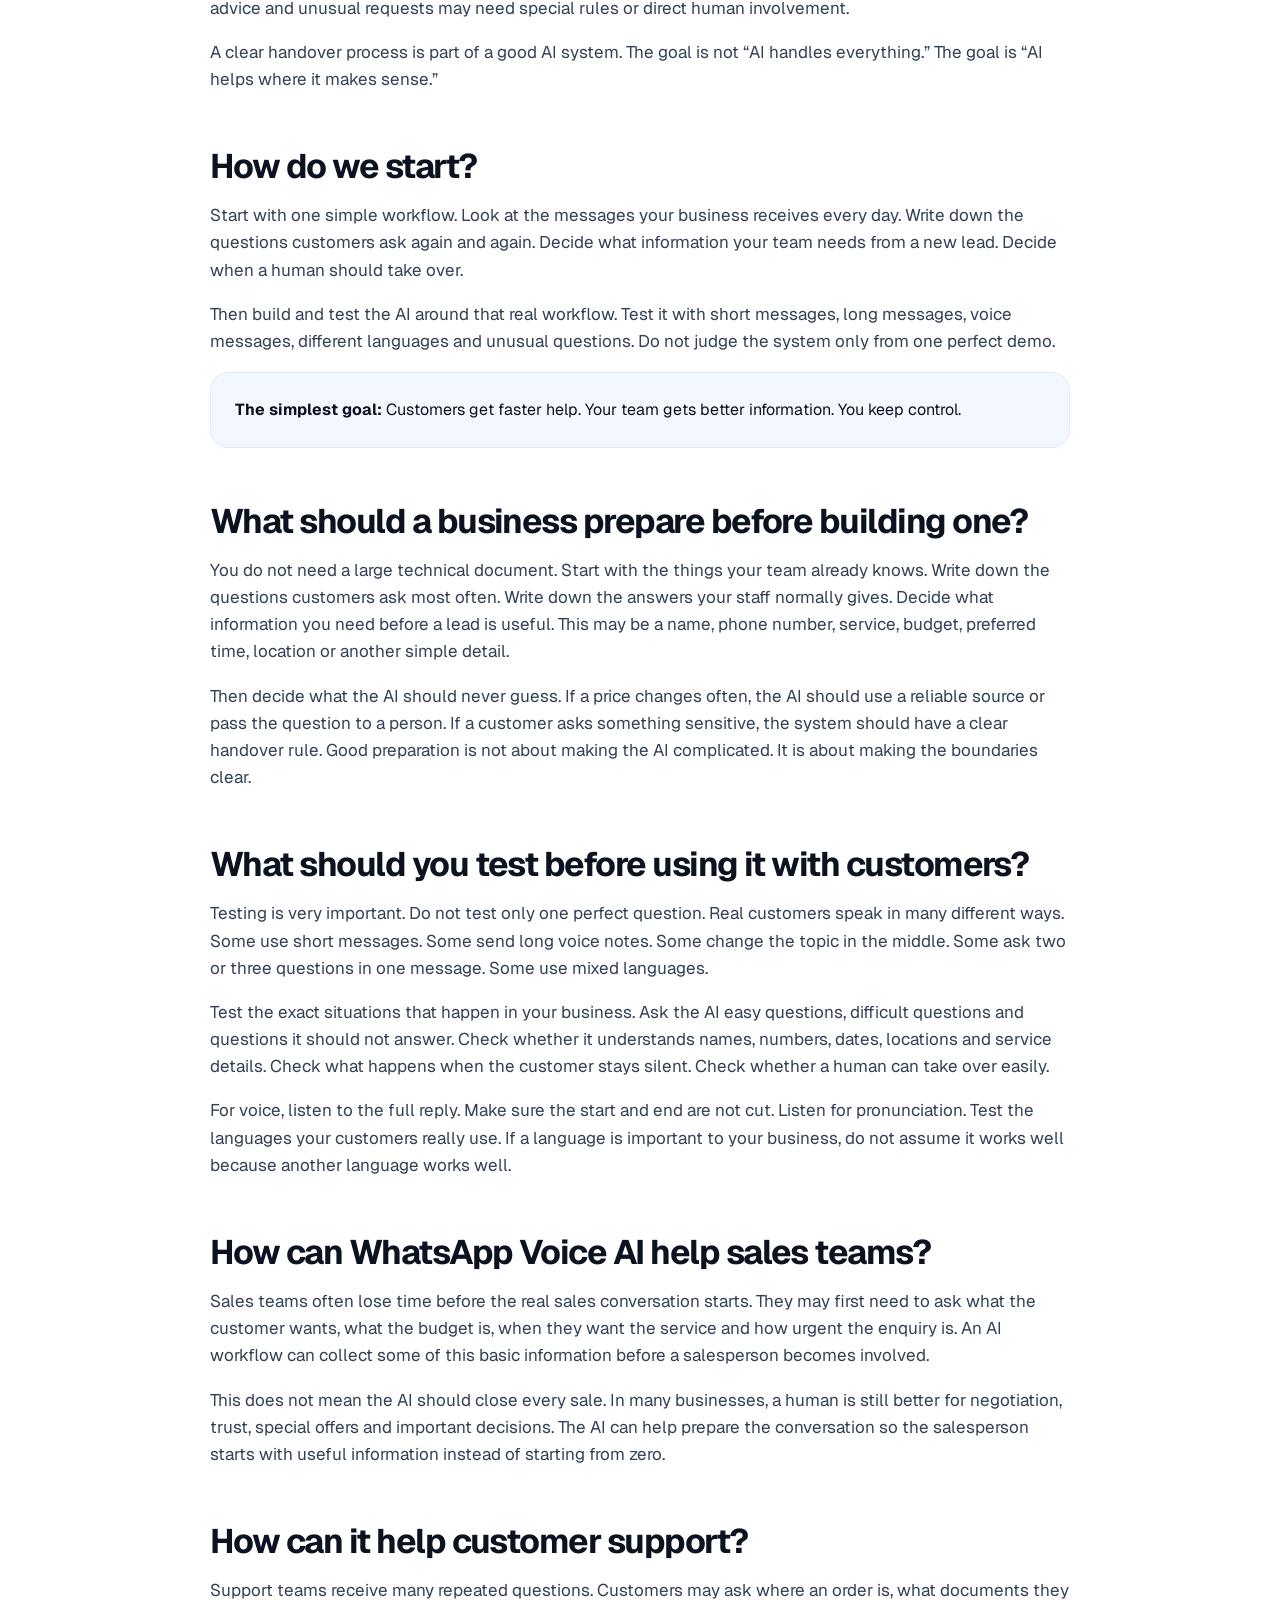
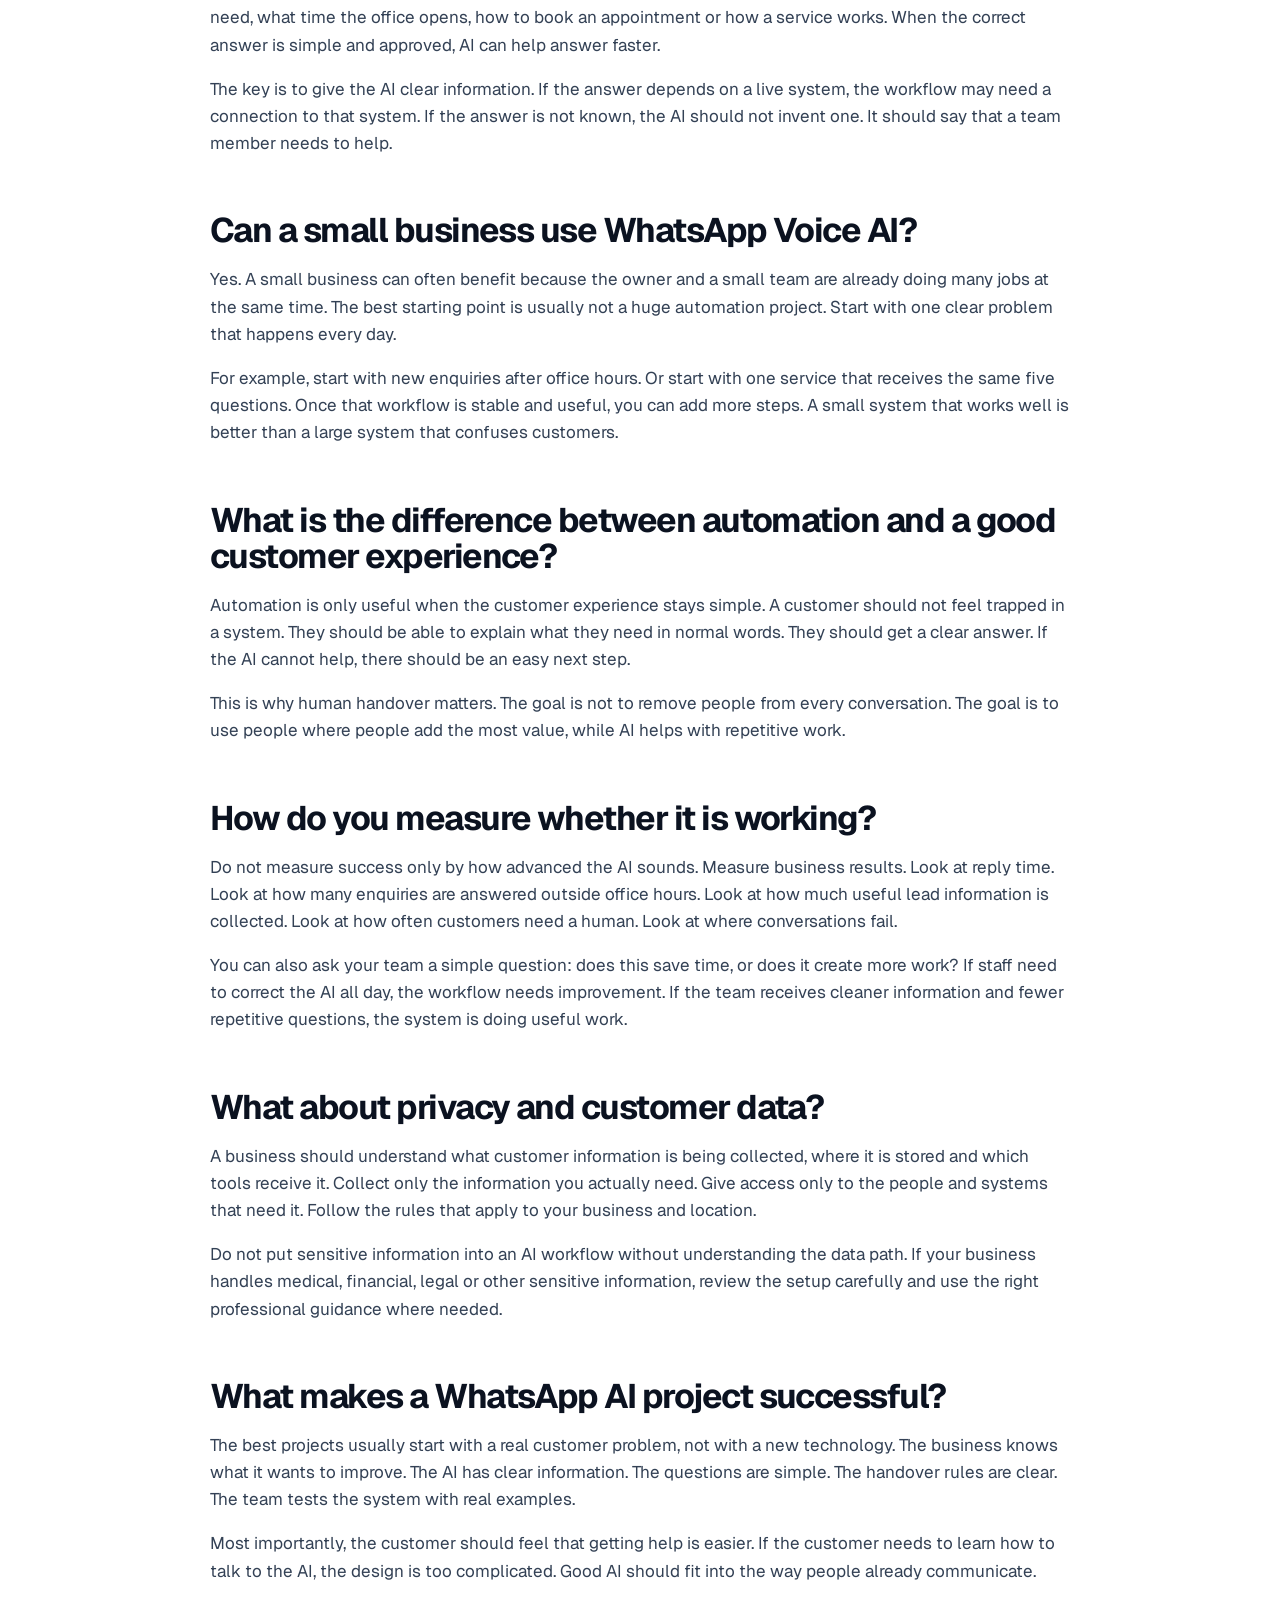
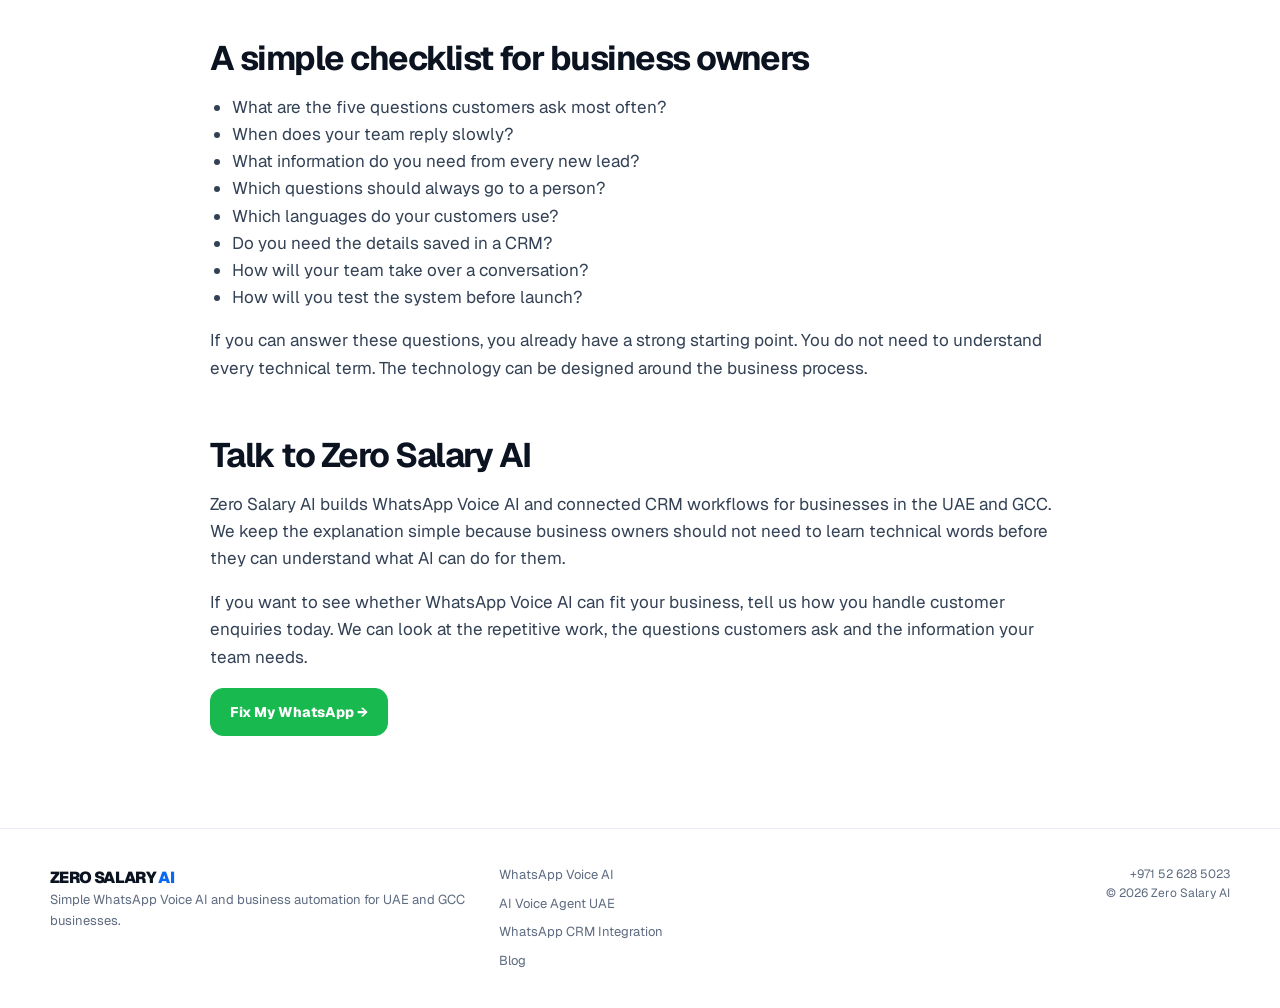
<file: what-is-whatsapp-voice-ai-agent.html>
<!doctype html><html lang="en"><head><meta charset="utf-8"><meta name="viewport" content="width=device-width,initial-scale=1"><title>What Is a WhatsApp Voice AI Agent? | Simple Guide | Zero Salary AI</title><meta name="description" content="A simple guide to WhatsApp Voice AI Agents for UAE and GCC businesses. Learn how AI can answer customers, collect lead details and connect to CRM workflows."><link rel="canonical" href="https://zerosalaryai.com/blog/what-is-whatsapp-voice-ai-agent/"><meta property="og:title" content="What Is a WhatsApp Voice AI Agent? | Simple Guide | Zero Salary AI"><meta property="og:description" content="A simple guide to WhatsApp Voice AI Agents for UAE and GCC businesses. Learn how AI can answer customers, collect lead details and connect to CRM workflows."><meta property="og:type" content="website"><meta property="og:url" content="https://zerosalaryai.com/blog/what-is-whatsapp-voice-ai-agent/"><meta name="theme-color" content="#ffffff"><link rel="stylesheet" href="styles.css"><style id="article-style-fallback">@import url("https://fonts.googleapis.com/css2?family=Geist:wght@400;500;600;700;800&display=swap");
:root{--blue:#0B67F5;--green:#18B94E;--ink:#0B1220;--muted:#5E6B80;--line:#E7ECF3;--soft:#F7FAFF;--max:1180px;--shadow:0 24px 70px rgba(20,50,95,.10)}
*{box-sizing:border-box}html{scroll-behavior:smooth}body{margin:0;font-family:"Geist",system-ui,sans-serif;color:var(--ink);background:#fff;line-height:1.6}a{text-decoration:none;color:inherit}img{max-width:100%;display:block}.container{width:min(calc(100% - 36px),var(--max));margin:auto}.section{padding:92px 0}.eyebrow{display:inline-flex;margin:0 0 16px;padding:7px 12px;border-radius:999px;background:#EEF5FF;color:var(--blue);font-size:11px;font-weight:800;letter-spacing:.05em;text-transform:uppercase}h1,h2,h3,p{margin-top:0}h1{font-size:clamp(46px,6vw,78px);line-height:1.01;letter-spacing:-.06em;margin-bottom:22px}h2{font-size:clamp(34px,4vw,54px);line-height:1.06;letter-spacing:-.045em;margin-bottom:18px}h3{line-height:1.2;letter-spacing:-.02em}.blue{color:var(--blue)}.lead{font-size:18px;color:var(--muted);max-width:720px}.small{font-size:13px;color:var(--muted)}.micro{font-size:12px;color:#718097;margin:12px 0 0}.header{position:sticky;top:0;z-index:80;background:rgba(255,255,255,.82);backdrop-filter:blur(18px);border-bottom:1px solid rgba(228,235,245,.9)}.nav{height:72px;display:flex;align-items:center;gap:25px}.logo{font-weight:900;letter-spacing:-.04em;white-space:nowrap}.logo span{color:var(--blue)}.tagline{display:block;font-size:8px;letter-spacing:.03em;margin-top:-2px}.links{display:flex;gap:24px;margin-left:auto;font-size:13px;font-weight:650}.links a:hover{color:var(--blue)}.btn{display:inline-flex;align-items:center;justify-content:center;gap:9px;min-height:48px;padding:0 19px;border-radius:13px;border:1px solid #CFD9E7;font-weight:800;font-size:14px;transition:.22s;background:#fff}.btn:hover{transform:translateY(-2px);box-shadow:0 12px 28px rgba(15,45,95,.12)}.btn-green{background:var(--green);border-color:var(--green);color:#fff}.actions{display:flex;gap:12px;flex-wrap:wrap}.centered{justify-content:center}.hero{position:relative;overflow:hidden;padding:78px 0 66px;background:linear-gradient(180deg,#fff,#FBFDFF)}.hero:after{content:"";position:absolute;right:-10%;bottom:-35%;width:620px;height:620px;background:radial-gradient(circle,#DDEBFF 0,rgba(221,235,255,.2) 38%,transparent 68%)}.hero-grid{display:grid;grid-template-columns:1.02fr .98fr;gap:48px;align-items:center;position:relative;z-index:2}.checks{display:grid;gap:9px;margin:25px 0}.check:before{content:"✓";display:inline-grid;place-items:center;width:18px;height:18px;margin-right:9px;border-radius:50%;background:var(--blue);color:#fff;font-size:11px;font-weight:900}.founder-visual{position:relative;min-height:535px;display:flex;align-items:flex-end;justify-content:center}.founder-img{position:relative;z-index:2;width:100%;max-width:570px;height:500px;object-fit:contain;object-position:center bottom;filter:drop-shadow(0 24px 38px rgba(9,48,107,.14))}.voice-lines{position:absolute;inset:12% 2% auto 2%;height:180px;display:flex;justify-content:center;align-items:center;gap:11px;opacity:.75;z-index:1}.voice-lines i{display:block;width:3px;border-radius:9px;background:linear-gradient(180deg,#A8C9FF,#0B67F5,#A8C9FF);animation:pulseWave 2.2s ease-in-out infinite}.voice-lines i:nth-child(1){height:34px}.voice-lines i:nth-child(2){height:86px;animation-delay:.18s}.voice-lines i:nth-child(3){height:132px;animation-delay:.36s}.voice-lines i:nth-child(4){height:74px;animation-delay:.54s}.voice-lines i:nth-child(5){height:44px;animation-delay:.72s}@keyframes pulseWave{0%,100%{transform:scaleY(.75);opacity:.45}50%{transform:scaleY(1.08);opacity:1}}.glass{background:rgba(255,255,255,.76);backdrop-filter:blur(18px);border:1px solid rgba(255,255,255,.92);box-shadow:0 16px 44px rgba(25,63,119,.13)}.trust-card{position:absolute;left:7%;right:7%;bottom:20px;z-index:4;border-radius:18px;padding:17px;display:grid;grid-template-columns:1fr 1fr;gap:16px;text-align:center}.trust-card strong{display:block;font-size:14px}.trust-card span{font-size:12px;color:var(--muted)}.names{position:absolute;bottom:-48px;left:9%;right:9%;display:grid;grid-template-columns:1fr 1fr;text-align:center;z-index:5}.names strong{font-size:13px}.names span{display:block;font-size:11px;color:var(--muted)}.panel{border:1px solid var(--line);border-radius:24px;background:#fff;box-shadow:0 10px 34px rgba(20,45,80,.05)}.bento{padding:32px}.section-head{text-align:center;max-width:790px;margin:0 auto 44px}.section-head p{color:var(--muted);margin-bottom:0}.steps{display:grid;grid-template-columns:repeat(5,1fr);gap:12px}.step{padding:22px 17px;border-radius:18px;background:linear-gradient(180deg,#FBFDFF,#F5F9FF);border:1px solid #EDF2F8}.icon{width:56px;height:56px;border-radius:17px;display:grid;place-items:center;background:#EEF5FF;color:var(--blue);font-size:19px;font-weight:900}.icon.green{background:#ECFBF1;color:var(--green)}.step .icon{margin-bottom:18px}.step h3{font-size:15px;margin-bottom:8px}.step p{font-size:12px;color:var(--muted);margin:0}.benefit-bento{display:grid;grid-template-columns:1.25fr 1fr 1fr;gap:16px}.benefit{padding:28px;border:1px solid var(--line);border-radius:22px;background:#fff;box-shadow:0 10px 30px rgba(20,45,80,.04)}.benefit.feature{grid-row:span 2;background:linear-gradient(145deg,#F8FBFF,#EDF5FF)}.benefit h3{font-size:20px;margin:18px 0 9px}.benefit p{font-size:14px;color:var(--muted);margin:0}.story{display:grid;grid-template-columns:.8fr 1.2fr;gap:36px;align-items:center;padding:34px}.story-flow{display:grid;grid-template-columns:repeat(4,1fr);gap:12px}.mini{padding:19px;border:1px solid var(--line);border-radius:18px;text-align:center;background:var(--soft)}.mini b{display:block;margin:8px 0;font-size:13px}.mini span{font-size:11px;color:var(--muted)}.two{display:grid;grid-template-columns:1fr 1fr;gap:18px}.box{padding:32px}.chips{display:flex;gap:9px;flex-wrap:wrap}.chip{padding:8px 12px;border-radius:999px;background:#F0F6FF;color:#164C9C;font-size:12px;font-weight:700}.country-list{display:grid;grid-template-columns:repeat(3,1fr);gap:9px;margin-top:20px}.country{padding:12px;border:1px solid var(--line);border-radius:13px;font-size:13px;text-align:center;background:#fff}.founder-section{background:linear-gradient(180deg,#FBFDFF,#F4F8FF)}.founder-grid{display:grid;grid-template-columns:.88fr 1.12fr;gap:52px;align-items:center}.founder-photo-wrap{position:relative}.founder-photo-wrap:before{content:"";position:absolute;inset:8% 8% 0;border-radius:50%;background:radial-gradient(circle,#DCEBFF 0,transparent 68%)}.founder-small{position:relative;z-index:2;width:100%;max-height:500px;object-fit:contain}.values{display:grid;grid-template-columns:repeat(3,1fr);gap:10px;margin-top:24px}.value{padding:15px;border:1px solid var(--line);border-radius:14px;background:rgba(255,255,255,.84);font-size:12px;font-weight:700;text-align:center}.blog-grid{display:grid;grid-template-columns:repeat(3,1fr);gap:16px}.blog-card{padding:27px;border:1px solid var(--line);border-radius:22px;background:#fff;transition:.22s}.blog-card:hover{transform:translateY(-4px);box-shadow:var(--shadow)}.blog-card>span{font-size:11px;font-weight:800;color:var(--blue);text-transform:uppercase;letter-spacing:.05em}.blog-card h3{font-size:22px;margin:14px 0 10px}.blog-card p{color:var(--muted);font-size:14px}.blog-card a{color:var(--blue);font-weight:800;font-size:13px}.faq{max-width:860px;margin:auto}.faq details{border-bottom:1px solid var(--line);padding:18px 0}.faq summary{font-weight:800;cursor:pointer}.faq p{color:var(--muted);margin:10px 0 0}.cta{padding:54px;border-radius:28px;background:linear-gradient(135deg,#EEF5FF,#F8FFFB);border:1px solid #DFE9F7;text-align:center}.cta p{color:var(--muted);max-width:680px;margin:0 auto 25px}.footer{border-top:1px solid var(--line);padding:36px 0}.footer-grid{display:grid;grid-template-columns:1.2fr 1fr 1fr;gap:25px}.footer-links{display:grid;gap:8px;font-size:13px;color:var(--muted)}.footer-end{text-align:right;color:var(--muted);font-size:12px}.mobile-whatsapp{display:none}.reveal{opacity:0;transform:translateY(18px);transition:opacity .7s ease,transform .7s ease}.reveal.visible{opacity:1;transform:none}.page-hero{padding:72px 0 48px;background:linear-gradient(180deg,#F8FBFF,#fff)}.page-hero .container{max-width:900px;text-align:center}.page-hero .lead{margin-left:auto;margin-right:auto}.content-grid{display:grid;grid-template-columns:1fr 1fr;gap:18px}.content-card{padding:28px}.content-card p{color:var(--muted)}.article{max-width:860px;margin:auto}.article h1{font-size:clamp(42px,5vw,66px)}.article h2{font-size:34px;margin-top:55px}.article h3{font-size:22px;margin-top:34px}.article p,.article li{font-size:17px;color:#334155}.article .intro{font-size:21px;color:#475569}.article .callout{padding:24px;border-radius:18px;background:#F3F8FF;border:1px solid #DDEBFF}.article ul{padding-left:22px}.article-meta{display:flex;gap:12px;flex-wrap:wrap;color:var(--muted);font-size:13px;margin:18px 0 34px}@media(max-width:940px){.links{display:none}.nav>.btn{margin-left:auto}.hero-grid,.founder-grid,.story,.content-grid{grid-template-columns:1fr}.founder-visual{min-height:500px}.steps{grid-template-columns:1fr 1fr}.benefit-bento{grid-template-columns:1fr 1fr}.benefit.feature{grid-row:auto}.two{grid-template-columns:1fr}.blog-grid{grid-template-columns:1fr 1fr}.footer-grid{grid-template-columns:1fr 1fr}.footer-end{text-align:left}}@media(max-width:640px){.container{width:min(calc(100% - 26px),var(--max))}.section{padding:66px 0}.header .btn{display:none}.nav{height:64px}.hero{padding:50px 0 52px}h1{font-size:44px}.lead{font-size:16px}.hero-grid{gap:24px}.founder-visual{min-height:440px}.founder-img{height:410px}.trust-card{left:3%;right:3%;bottom:10px;padding:13px}.names{bottom:-43px}.steps,.benefit-bento,.values,.country-list,.blog-grid,.footer-grid{grid-template-columns:1fr}.story-flow{grid-template-columns:1fr 1fr}.actions .btn{width:100%}.bento{padding:22px}.cta{padding:38px 20px}.mobile-whatsapp{display:block;position:fixed;left:14px;right:14px;bottom:14px;z-index:90;background:var(--green);color:#fff;text-align:center;padding:14px 18px;border-radius:14px;font-weight:800;box-shadow:0 16px 36px rgba(0,0,0,.16)}.footer{padding-bottom:95px}.article p,.article li{font-size:16px}.article h2{font-size:30px}}@media(prefers-reduced-motion:reduce){*{scroll-behavior:auto!important}.reveal{opacity:1;transform:none;transition:none}.voice-lines i{animation:none}}
/* V4 visual polish */
.hero-grid{gap:64px}.founder-visual{padding-bottom:46px}
.voice-orbit{position:absolute;z-index:1;width:440px;height:440px;top:34px;left:50%;transform:translateX(-50%);pointer-events:none}
.voice-orbit span{position:absolute;left:50%;top:50%;width:90px;height:90px;border:1.5px solid rgba(11,103,245,.24);border-radius:50%;transform:translate(-50%,-50%);animation:v4Ripple 3.8s ease-out infinite}.voice-orbit span:nth-child(2){animation-delay:1.25s}.voice-orbit span:nth-child(3){animation-delay:2.5s}
@keyframes v4Ripple{0%{width:90px;height:90px;opacity:.9}100%{width:430px;height:430px;opacity:0}}
.two{gap:30px}.gcc-visual{position:relative;height:270px;margin-top:26px;border-radius:22px;overflow:hidden;background:radial-gradient(circle at 70% 55%,rgba(24,185,78,.12),transparent 18%),radial-gradient(circle at 48% 48%,rgba(11,103,245,.16),transparent 43%),linear-gradient(145deg,#F8FBFF,#EEF5FF);border:1px solid #E2ECF9}
.gcc-visual:before{content:"";position:absolute;inset:0;background-image:radial-gradient(#B9D3F7 1px,transparent 1px);background-size:18px 18px;opacity:.45}.gulf-line{position:absolute;left:12%;right:10%;top:52%;height:2px;background:linear-gradient(90deg,transparent,#8EBBFA,#18B94E,#8EBBFA,transparent);transform:rotate(-8deg)}
.node{position:absolute;z-index:2;padding:7px 10px;border-radius:999px;background:rgba(255,255,255,.92);border:1px solid #D9E6F7;box-shadow:0 8px 20px rgba(23,61,112,.08);font-size:10px;font-weight:800;color:#28518C}.node:before{content:"";display:inline-block;width:6px;height:6px;margin-right:6px;border-radius:50%;background:#0B67F5}.node.hot:before{background:#18B94E}.n1{left:16%;top:20%}.n2{left:46%;top:28%}.n3{left:59%;top:43%}.n4{right:10%;top:58%}.n5{left:20%;bottom:19%}.n6{right:15%;bottom:12%}
.founder-section{position:relative;overflow:hidden}.founder-section:before,.founder-section:after{content:"";position:absolute;border-radius:50%;pointer-events:none}.founder-section:before{width:420px;height:420px;left:-180px;top:40px;background:radial-gradient(circle,rgba(11,103,245,.11),transparent 68%);animation:v4Float 7s ease-in-out infinite}.founder-section:after{width:380px;height:380px;right:-160px;bottom:-80px;background:radial-gradient(circle,rgba(24,185,78,.09),transparent 68%);animation:v4Float 8s ease-in-out infinite reverse}@keyframes v4Float{50%{transform:translateY(26px) scale(1.05)}}
.founder-glow{position:absolute;inset:18% 10% 5%;border-radius:50%;background:radial-gradient(circle,rgba(11,103,245,.14),transparent 66%);animation:v4Glow 4s ease-in-out infinite}@keyframes v4Glow{50%{transform:scale(1.06);opacity:.7}}
.founder-name-row{position:relative;z-index:3;display:grid;grid-template-columns:1fr 1fr;gap:12px;margin-top:0;text-align:center}.founder-name-row strong{display:block;font-size:14px}.founder-name-row span{display:block;font-size:11px;color:var(--muted)}
#solutions,#about,#blog{padding-top:112px;padding-bottom:112px}
@media(max-width:640px){.hero-grid{gap:38px}.founder-visual{padding-bottom:62px}.voice-orbit{width:330px;height:330px;top:54px}.gcc-visual{height:250px}.node{font-size:9px;padding:6px 8px}.n1{left:7%}.n2{left:38%}.n3{left:55%}.n4{right:4%}.n5{left:10%}.n6{right:7%}#solutions,#about,#blog{padding-top:78px;padding-bottom:78px}.two{gap:32px}.founder-grid{gap:36px}}
@media(prefers-reduced-motion:reduce){.voice-orbit span,.founder-section:before,.founder-section:after,.founder-glow{animation:none}}


/* =========================================================
   V4 FINAL — Founder treatment: Soft Blue Glow + Fade
   No glass platform. Keeps V4 layout and founder name rows.
   ========================================================= */

.founder-visual,
.founder-photo-wrap{
  position:relative;
  isolation:isolate;
}

/* Soft blue light behind the founders */
.founder-visual::after{
  content:"";
  position:absolute;
  z-index:1;
  left:7%;
  right:7%;
  bottom:42px;
  height:44%;
  border-radius:50%;
  background:
    radial-gradient(ellipse at center,
      rgba(11,103,245,.18) 0%,
      rgba(96,165,250,.11) 34%,
      rgba(219,234,254,.08) 54%,
      transparent 74%);
  filter:blur(22px);
  pointer-events:none;
}

.founder-photo-wrap::after{
  content:"";
  position:absolute;
  z-index:1;
  left:5%;
  right:5%;
  bottom:18px;
  height:52%;
  border-radius:50%;
  background:
    radial-gradient(ellipse at center,
      rgba(11,103,245,.16) 0%,
      rgba(96,165,250,.10) 35%,
      rgba(219,234,254,.07) 56%,
      transparent 76%);
  filter:blur(24px);
  pointer-events:none;
}

/* Fade the hard bottom crop into the white / pale-blue page */
.founder-fade{
  position:absolute;
  z-index:4;
  left:0;
  right:0;
  bottom:34px;
  height:112px;
  pointer-events:none;
  background:
    linear-gradient(
      to bottom,
      rgba(250,252,255,0) 0%,
      rgba(247,250,255,.18) 18%,
      rgba(244,249,255,.54) 50%,
      rgba(242,247,255,.88) 76%,
      rgba(244,248,255,1) 100%
    );
}

.founder-photo-wrap .founder-fade{
  bottom:24px;
  height:100px;
  background:
    linear-gradient(
      to bottom,
      rgba(250,252,255,0) 0%,
      rgba(247,250,255,.20) 20%,
      rgba(244,249,255,.58) 52%,
      rgba(243,248,255,.90) 78%,
      rgba(244,248,255,1) 100%
    );
}

/* Keep photo above the glow, below the fade */
.founder-img,
.founder-small{
  position:relative;
  z-index:2;
}

/* Keep founder names crisp and above the fade */
.names,
.founder-name-row{
  z-index:6;
}

/* CTA polish */
.btn-secondary{
  background:#fff;
  color:var(--ink);
  border:1px solid #D7E2EF;
}
.mid-cta{
  margin-top:28px;
}
.mid-cta .btn{
  min-width:210px;
}

/* Long article must always remain readable on mobile */
.article.reveal{
  opacity:1 !important;
  transform:none !important;
}

@media(max-width:640px){
  .founder-visual::after{
    left:0;
    right:0;
    bottom:44px;
    height:38%;
    filter:blur(18px);
  }
  .founder-visual .founder-fade{
    bottom:38px;
    height:92px;
  }
  .founder-photo-wrap::after{
    left:0;
    right:0;
    bottom:26px;
    height:44%;
    filter:blur(20px);
  }
  .founder-photo-wrap .founder-fade{
    bottom:18px;
    height:86px;
  }
}


/* FINAL FIX — root-level assets for simple GitHub mobile upload */
.names,
.founder-name-row{
  position:relative;
  z-index:7;
}
.hero-founder-note{display:none!important}

/* Hero names sit below the fade cleanly */
.founder-visual .names{
  position:absolute;
  left:8%;
  right:8%;
  bottom:0;
  display:grid;
  grid-template-columns:1fr 1fr;
  gap:14px;
  text-align:center;
}
.founder-name-row{
  display:grid;
  grid-template-columns:1fr 1fr;
  gap:14px;
  text-align:center;
  margin-top:-6px;
}
.founder-name-row strong,.names strong{display:block}
.founder-name-row span,.names span{display:block;color:var(--muted);font-size:11px}

/* keep about photo/fade balanced */
.founder-photo-wrap{padding-bottom:42px}
.founder-photo-wrap .founder-fade{bottom:40px}
@media(max-width:640px){
  .founder-photo-wrap{padding-bottom:48px}
  .founder-photo-wrap .founder-fade{bottom:44px}
}


/* =====================================================
   V4 CLEAN — founder fade refinement + zero name gap
   ===================================================== */
.founder-image-stage{
  position:relative;
  width:100%;
  line-height:0;
  isolation:isolate;
}
.founder-visual{
  display:flex;
  flex-direction:column;
  align-items:center;
  justify-content:flex-end;
  min-height:535px;
}
.founder-visual .founder-image-stage{
  max-width:570px;
}
.founder-img{
  width:100%;
  height:500px;
  object-fit:contain;
  object-position:center bottom;
}
.founder-small{
  width:100%;
  max-height:500px;
  object-fit:contain;
}

/* Fade only the very bottom of the jackets — not half the outfit */
.founder-fade{
  position:absolute;
  z-index:4;
  left:0;
  right:0;
  bottom:0;
  height:72px;
  pointer-events:none;
  background:linear-gradient(
    to bottom,
    rgba(244,248,255,0) 0%,
    rgba(244,248,255,.08) 18%,
    rgba(244,248,255,.30) 42%,
    rgba(244,248,255,.68) 70%,
    rgba(244,248,255,1) 100%
  );
}

/* A soft blue glow behind, kept subtle */
.founder-visual::after{
  bottom:34px !important;
  height:30% !important;
  opacity:.68;
}
.founder-photo-wrap::after{
  bottom:18px !important;
  height:34% !important;
  opacity:.62;
}

/* Names begin immediately after the image fade */
.names{
  position:relative !important;
  left:auto !important;
  right:auto !important;
  bottom:auto !important;
  width:84%;
  display:grid !important;
  grid-template-columns:1fr 1fr;
  gap:14px;
  text-align:center;
  margin-top:-2px;
  padding-top:0;
  z-index:7;
  line-height:1.35;
}
.names strong,.founder-name-row strong{
  display:block;
  font-size:14px;
  color:var(--ink);
}
.names span,.founder-name-row span{
  display:block;
  margin-top:4px;
  font-size:11px;
  color:var(--muted);
}

.founder-photo-wrap{
  position:relative;
  padding-bottom:0 !important;
}
.founder-photo-wrap .founder-image-stage{
  position:relative;
  z-index:2;
}
.founder-name-row{
  position:relative;
  z-index:7;
  display:grid;
  grid-template-columns:1fr 1fr;
  gap:14px;
  text-align:center;
  margin-top:-2px !important;
  padding-top:0;
}
.founder-photo-wrap .founder-fade{
  height:68px;
}

/* Ensure article content is always visible */
.article.reveal,.page-hero .article.reveal{
  opacity:1 !important;
  transform:none !important;
}

@media(max-width:640px){
  .founder-visual{
    min-height:0 !important;
    padding-bottom:0 !important;
  }
  .founder-img{
    height:auto !important;
    max-height:none;
  }
  .founder-fade{
    height:58px;
  }
  .founder-photo-wrap .founder-fade{
    height:56px;
  }
  .names{
    width:92%;
    margin-top:-1px;
  }
  .founder-name-row{
    margin-top:-1px !important;
  }
  .founder-visual::after{
    bottom:28px !important;
    height:25% !important;
  }
  .founder-photo-wrap::after{
    bottom:12px !important;
    height:28% !important;
  }
}


/* ==========================================================
   MOCKUP MATCH — Founder portrait + subtle lower fade only
   ========================================================== */

.founder-image-stage{
  position:relative;
  width:100%;
  line-height:0;
  isolation:isolate;
}

.founder-visual{
  display:flex;
  flex-direction:column;
  align-items:center;
  justify-content:flex-end;
  min-height:535px;
  padding-bottom:0 !important;
}

.founder-visual .founder-image-stage{
  width:100%;
  max-width:570px;
}

.founder-img{
  width:100%;
  height:500px;
  object-fit:contain;
  object-position:center bottom;
  position:relative;
  z-index:2;
}

.founder-photo-wrap{
  position:relative;
  padding-bottom:0 !important;
}

.founder-small{
  width:100%;
  max-height:500px;
  object-fit:contain;
  object-position:center bottom;
  position:relative;
  z-index:2;
}

/* Fade starts only at the very bottom edge of the jackets */
.founder-bottom-fade{
  position:absolute;
  z-index:4;
  left:0;
  right:0;
  bottom:0;
  height:18%;
  max-height:86px;
  pointer-events:none;
  background:linear-gradient(
    to bottom,
    rgba(246,250,255,0) 0%,
    rgba(246,250,255,.05) 18%,
    rgba(246,250,255,.16) 38%,
    rgba(246,250,255,.42) 62%,
    rgba(246,250,255,.76) 82%,
    rgba(246,250,255,1) 100%
  );
}

/* Subtle blue glow behind founders, not over the faces/clothes */
.founder-visual::after{
  content:"";
  position:absolute;
  z-index:1;
  left:8%;
  right:8%;
  bottom:54px;
  height:28%;
  border-radius:50%;
  background:radial-gradient(
    ellipse at center,
    rgba(11,103,245,.14) 0%,
    rgba(96,165,250,.08) 38%,
    transparent 74%
  );
  filter:blur(24px);
  pointer-events:none;
}

.founder-photo-wrap::after{
  content:"";
  position:absolute;
  z-index:1;
  left:7%;
  right:7%;
  bottom:54px;
  height:30%;
  border-radius:50%;
  background:radial-gradient(
    ellipse at center,
    rgba(11,103,245,.13) 0%,
    rgba(96,165,250,.07) 38%,
    transparent 74%
  );
  filter:blur(24px);
  pointer-events:none;
}

/* Names immediately below image, both always visible */
.names,
.founder-name-row{
  position:relative !important;
  left:auto !important;
  right:auto !important;
  bottom:auto !important;
  width:88%;
  margin:0 auto;
  padding:10px 0 0;
  display:grid !important;
  grid-template-columns:1fr auto 1fr;
  gap:16px;
  align-items:center;
  text-align:center;
  z-index:7;
  line-height:1.35;
}

.person-name strong{
  display:block;
  font-size:15px;
  color:var(--ink);
}

.person-name span{
  display:block;
  margin-top:4px;
  font-size:12px;
  color:var(--muted);
}

.name-divider{
  width:1px;
  height:42px;
  background:linear-gradient(180deg,transparent,#CBD5E1,transparent);
}

/* Founder section spacing close to mockup */
.founder-grid{
  align-items:center;
}

.founder-copy{
  position:relative;
  z-index:2;
}

.founder-cta{
  margin-top:24px;
}

.founder-cta .btn{
  min-width:220px;
}

/* Article fallback: never show as unstyled plain page */
.article{
  max-width:860px;
  margin:auto;
}
.article h1{
  font-size:clamp(42px,5vw,66px);
  line-height:1.05;
}
.article h2{
  font-size:34px;
  margin-top:55px;
}
.article h3{
  font-size:22px;
  margin-top:34px;
}
.article p,.article li{
  font-size:17px;
  color:#334155;
}
.article .intro{
  font-size:21px;
  color:#475569;
}
.article .callout{
  padding:24px;
  border-radius:18px;
  background:#F3F8FF;
  border:1px solid #DDEBFF;
}
.article-meta{
  display:flex;
  gap:12px;
  flex-wrap:wrap;
  color:var(--muted);
  font-size:13px;
  margin:18px 0 34px;
}
.article.reveal{
  opacity:1 !important;
  transform:none !important;
}

@media(max-width:640px){
  .founder-visual{
    min-height:0 !important;
  }

  .founder-img{
    height:auto !important;
    max-height:none;
  }

  .founder-bottom-fade{
    height:15%;
    max-height:64px;
  }

  .founder-visual::after{
    left:3%;
    right:3%;
    bottom:44px;
    height:22%;
    filter:blur(18px);
  }

  .founder-photo-wrap::after{
    left:3%;
    right:3%;
    bottom:44px;
    height:24%;
    filter:blur(18px);
  }

  .names,
  .founder-name-row{
    width:92%;
    gap:12px;
    padding-top:8px;
  }

  .person-name strong{
    font-size:14px;
  }

  .person-name span{
    font-size:11px;
  }

  .name-divider{
    height:36px;
  }

  .founder-grid{
    gap:28px !important;
  }

  .founder-copy{
    text-align:left;
  }

  .founder-cta .btn{
    width:100%;
  }
}
</style></head><body><header class="header"><div class="container nav"><a class="logo" href="index.html">ZERO SALARY <span>AI</span><small class="tagline">AI THAT HELPS YOUR BUSINESS 24/7</small></a><nav class="links"><a href="index.html#how">How It Works</a><a href="index.html#benefits">What You Get</a><a href="index.html#solutions">For Businesses</a><a href="index.html#about">About Us</a><a href="blog.html">Blog</a></nav><a class="btn btn-green" href="https://wa.me/971526285023?text=Hi%2C%20I%20want%20to%20know%20how%20Zero%20Salary%20AI%20can%20help%20my%20business." target="_blank" rel="noopener">Fix My WhatsApp →</a></div></header><main><section class="page-hero"><div class="container article"><span class="eyebrow">WhatsApp Voice AI</span><h1>What Is a WhatsApp Voice AI Agent?</h1><p class="intro">A WhatsApp Voice AI Agent is a system that can help a business talk to customers on WhatsApp, understand supported voice or text messages, answer simple questions, collect lead details and pass important conversations to a real person.</p><div class="article-meta"><span>Business Guide</span><span>For UAE & GCC businesses</span><span>Updated 2026</span></div></div></section><section class="section"><article class="container article"><div class="callout"><strong>Quick answer:</strong> Your customer sends a message. The AI replies. It can ask a few questions. It can save useful lead details. Your team can take over when needed.</div><h2>Why does this matter for a business?</h2><p>Many small and medium businesses use WhatsApp every day. Customers ask about price, availability, location, appointments, services, documents, delivery, timing and many other simple things. The problem is not that these questions are difficult. The problem is that they arrive all day.</p><p>You may be in a meeting. Your staff may be helping another customer. Your office may be closed. You may be driving. A customer can still send a message at that moment. If the reply takes too long, the customer may simply contact another business.</p><p>A WhatsApp Voice AI Agent is designed to help with that gap. It does not need to replace your team. It can help with the repetitive part so your people can focus on conversations that need a real person.</p><h2>How does a WhatsApp Voice AI Agent work?</h2><p>The easiest way to understand it is to imagine one normal customer enquiry.</p><h3>1. The customer sends a message</h3><p>The customer may type a message or send a supported voice message on WhatsApp. They do not need to learn a new app or visit a complicated portal.</p><h3>2. The AI understands the request</h3><p>The system tries to understand what the customer wants. For example, they may want to know your opening time, ask about a service, request an appointment or tell you what they want to buy.</p><h3>3. The AI gives a simple answer</h3><p>If the question is inside the information and workflow you have given the AI, it can reply. The goal is not to make the answer sound technical. The goal is to help the customer quickly.</p><h3>4. The AI can ask questions</h3><p>For a new lead, the AI can ask selected questions. A real estate company may ask about area, budget and property type. A clinic may ask what service the customer needs and which time they prefer. A business setup company may ask about the planned activity and basic requirements.</p><h3>5. Useful details can move to your CRM</h3><p>If your CRM and workflow support the connection, the details collected in the conversation can be passed to your business system. This can reduce manual copying and help your team know what to do next.</p><h3>6. A real person can take over</h3><p>AI should not be forced to handle everything. Some conversations are sensitive, complex or important. Your workflow can be designed so a real team member takes over when needed.</p><h2>What can the AI help with?</h2><ul><li>Answering common questions.</li><li>Replying when your team is busy.</li><li>Helping outside normal office hours.</li><li>Understanding supported voice and text messages.</li><li>Collecting lead details.</li><li>Asking simple qualification questions.</li><li>Connecting supported information to a CRM or workflow.</li><li>Passing important conversations to a human.</li></ul><h2>What does the business owner get?</h2><h3>Faster customer replies</h3><p>A customer can get help without waiting for the owner or a staff member to become free. This can make the experience feel smoother, especially when customers are comparing several businesses at the same time.</p><h3>More time</h3><p>Your team may spend a surprising amount of time answering the same questions. AI can help with repetitive conversations so staff can focus on sales, operations, customers who need personal help and other work that needs a human.</p><h3>Better lead information</h3><p>A new enquiry is easier to follow up when your team already knows what the customer wants. Instead of opening a long chat and trying to understand everything again, the useful details can be collected in a more organized way.</p><h3>Help after office hours</h3><p>Customers do not always message during your working hours. AI can be configured to help when your normal team is not available. The exact behaviour depends on how your system is set up.</p><h3>Control stays with your team</h3><p>Using AI does not mean giving away control. A good workflow makes clear what the AI can handle, what it should not handle and when a human should take over.</p><h2>Is WhatsApp Voice AI the same as a chatbot?</h2><p>Not always. A basic chatbot may only follow a few fixed buttons or simple rules. A modern AI agent can have a more flexible conversation, understand more natural messages and use connected business information or tools. The exact capability depends on the AI model, WhatsApp setup, voice system, CRM and other tools used in the workflow.</p><p>For a business owner, the name is less important than the result. The important question is simple: can the system help customers faster without making your business more complicated?</p><h2>Can it understand voice messages?</h2><p>A supported setup can process voice messages. The voice message may be converted into text for the AI to understand, and the system can then generate a reply. Depending on the setup, the reply may be text or generated voice.</p><p>Voice is useful because many customers do not want to type a long explanation. In markets such as the UAE and wider GCC, customers also use different languages and often mix languages in normal conversation. Multilingual capability depends on the selected speech and AI tools.</p><h2>Can it speak different languages?</h2><p>Yes, multilingual conversations are possible when the selected tools support the required languages. A business should test the actual languages used by its customers. Good support in English does not automatically mean the same quality in every language.</p><p>For example, a business serving customers in English, Arabic, Hindi, Malayalam or other languages should test pronunciation, understanding, response quality and handover before using the system with real customers.</p><h2>Can it connect to a CRM?</h2><p>Yes, many business workflows can connect AI conversations to a CRM, but it depends on the CRM and available integrations. A simple connection may save the customer name, phone number, requested service and notes. A more advanced workflow may create a lead, assign a sales person or start a follow-up step.</p><p>The important rule is not to automate everything just because it is possible. Start with the steps that save real time or reduce missed follow-up.</p><h2>What businesses can use WhatsApp Voice AI?</h2><p>It can be useful for businesses that receive many customer questions or new enquiries. Examples include real estate, clinics, business setup consultancies, automotive businesses, travel companies, home services, customer support teams and other service businesses.</p><p>The best use case is usually a business where customers already use WhatsApp and staff spend time repeating the same answers or collecting the same information.</p><h2>What should AI not do?</h2><p>AI should not pretend it can safely handle every situation. A business should decide where human help is required. Complex complaints, sensitive personal matters, high-value negotiations, medical decisions, legal advice and unusual requests may need special rules or direct human involvement.</p><p>A clear handover process is part of a good AI system. The goal is not “AI handles everything.” The goal is “AI helps where it makes sense.”</p><h2>How do we start?</h2><p>Start with one simple workflow. Look at the messages your business receives every day. Write down the questions customers ask again and again. Decide what information your team needs from a new lead. Decide when a human should take over.</p><p>Then build and test the AI around that real workflow. Test it with short messages, long messages, voice messages, different languages and unusual questions. Do not judge the system only from one perfect demo.</p><div class="callout"><strong>The simplest goal:</strong> Customers get faster help. Your team gets better information. You keep control.</div>
<h2>What should a business prepare before building one?</h2>
<p>You do not need a large technical document. Start with the things your team already knows. Write down the questions customers ask most often. Write down the answers your staff normally gives. Decide what information you need before a lead is useful. This may be a name, phone number, service, budget, preferred time, location or another simple detail.</p>
<p>Then decide what the AI should never guess. If a price changes often, the AI should use a reliable source or pass the question to a person. If a customer asks something sensitive, the system should have a clear handover rule. Good preparation is not about making the AI complicated. It is about making the boundaries clear.</p>
<h2>What should you test before using it with customers?</h2>
<p>Testing is very important. Do not test only one perfect question. Real customers speak in many different ways. Some use short messages. Some send long voice notes. Some change the topic in the middle. Some ask two or three questions in one message. Some use mixed languages.</p>
<p>Test the exact situations that happen in your business. Ask the AI easy questions, difficult questions and questions it should not answer. Check whether it understands names, numbers, dates, locations and service details. Check what happens when the customer stays silent. Check whether a human can take over easily.</p>
<p>For voice, listen to the full reply. Make sure the start and end are not cut. Listen for pronunciation. Test the languages your customers really use. If a language is important to your business, do not assume it works well because another language works well.</p>
<h2>How can WhatsApp Voice AI help sales teams?</h2>
<p>Sales teams often lose time before the real sales conversation starts. They may first need to ask what the customer wants, what the budget is, when they want the service and how urgent the enquiry is. An AI workflow can collect some of this basic information before a salesperson becomes involved.</p>
<p>This does not mean the AI should close every sale. In many businesses, a human is still better for negotiation, trust, special offers and important decisions. The AI can help prepare the conversation so the salesperson starts with useful information instead of starting from zero.</p>
<h2>How can it help customer support?</h2>
<p>Support teams receive many repeated questions. Customers may ask where an order is, what documents they need, what time the office opens, how to book an appointment or how a service works. When the correct answer is simple and approved, AI can help answer faster.</p>
<p>The key is to give the AI clear information. If the answer depends on a live system, the workflow may need a connection to that system. If the answer is not known, the AI should not invent one. It should say that a team member needs to help.</p>
<h2>Can a small business use WhatsApp Voice AI?</h2>
<p>Yes. A small business can often benefit because the owner and a small team are already doing many jobs at the same time. The best starting point is usually not a huge automation project. Start with one clear problem that happens every day.</p>
<p>For example, start with new enquiries after office hours. Or start with one service that receives the same five questions. Once that workflow is stable and useful, you can add more steps. A small system that works well is better than a large system that confuses customers.</p>
<h2>What is the difference between automation and a good customer experience?</h2>
<p>Automation is only useful when the customer experience stays simple. A customer should not feel trapped in a system. They should be able to explain what they need in normal words. They should get a clear answer. If the AI cannot help, there should be an easy next step.</p>
<p>This is why human handover matters. The goal is not to remove people from every conversation. The goal is to use people where people add the most value, while AI helps with repetitive work.</p>
<h2>How do you measure whether it is working?</h2>
<p>Do not measure success only by how advanced the AI sounds. Measure business results. Look at reply time. Look at how many enquiries are answered outside office hours. Look at how much useful lead information is collected. Look at how often customers need a human. Look at where conversations fail.</p>
<p>You can also ask your team a simple question: does this save time, or does it create more work? If staff need to correct the AI all day, the workflow needs improvement. If the team receives cleaner information and fewer repetitive questions, the system is doing useful work.</p>
<h2>What about privacy and customer data?</h2>
<p>A business should understand what customer information is being collected, where it is stored and which tools receive it. Collect only the information you actually need. Give access only to the people and systems that need it. Follow the rules that apply to your business and location.</p>
<p>Do not put sensitive information into an AI workflow without understanding the data path. If your business handles medical, financial, legal or other sensitive information, review the setup carefully and use the right professional guidance where needed.</p>
<h2>What makes a WhatsApp AI project successful?</h2>
<p>The best projects usually start with a real customer problem, not with a new technology. The business knows what it wants to improve. The AI has clear information. The questions are simple. The handover rules are clear. The team tests the system with real examples.</p>
<p>Most importantly, the customer should feel that getting help is easier. If the customer needs to learn how to talk to the AI, the design is too complicated. Good AI should fit into the way people already communicate.</p>
<h2>A simple checklist for business owners</h2>
<ul><li>What are the five questions customers ask most often?</li><li>When does your team reply slowly?</li><li>What information do you need from every new lead?</li><li>Which questions should always go to a person?</li><li>Which languages do your customers use?</li><li>Do you need the details saved in a CRM?</li><li>How will your team take over a conversation?</li><li>How will you test the system before launch?</li></ul>
<p>If you can answer these questions, you already have a strong starting point. You do not need to understand every technical term. The technology can be designed around the business process.</p>
<h2>Talk to Zero Salary AI</h2><p>Zero Salary AI builds WhatsApp Voice AI and connected CRM workflows for businesses in the UAE and GCC. We keep the explanation simple because business owners should not need to learn technical words before they can understand what AI can do for them.</p><p>If you want to see whether WhatsApp Voice AI can fit your business, tell us how you handle customer enquiries today. We can look at the repetitive work, the questions customers ask and the information your team needs.</p><div class="actions"><a class="btn btn-green" href="https://wa.me/971526285023?text=Hi%2C%20I%20want%20to%20know%20more%20about%20WhatsApp%20Voice%20AI%20for%20my%20business." target="_blank" rel="noopener">Fix My WhatsApp →</a></div></article></section></main><a class="mobile-whatsapp" href="https://wa.me/971526285023?text=Hi%2C%20I%20want%20to%20know%20how%20Zero%20Salary%20AI%20can%20help%20my%20business." target="_blank" rel="noopener">Fix My WhatsApp →</a><footer class="footer"><div class="container footer-grid"><div><div class="logo">ZERO SALARY <span>AI</span></div><p class="small">Simple WhatsApp Voice AI and business automation for UAE and GCC businesses.</p></div><div class="footer-links"><a href="../whatsapp-voice-ai.html">WhatsApp Voice AI</a><a href="../ai-voice-agent-uae.html">AI Voice Agent UAE</a><a href="../whatsapp-crm-integration.html">WhatsApp CRM Integration</a><a href="blog.html">Blog</a></div><div class="footer-end"><div>+971 52 628 5023</div><div>© 2026 Zero Salary AI</div></div></div></footer><script src="script.js"></script></body></html>
</file>
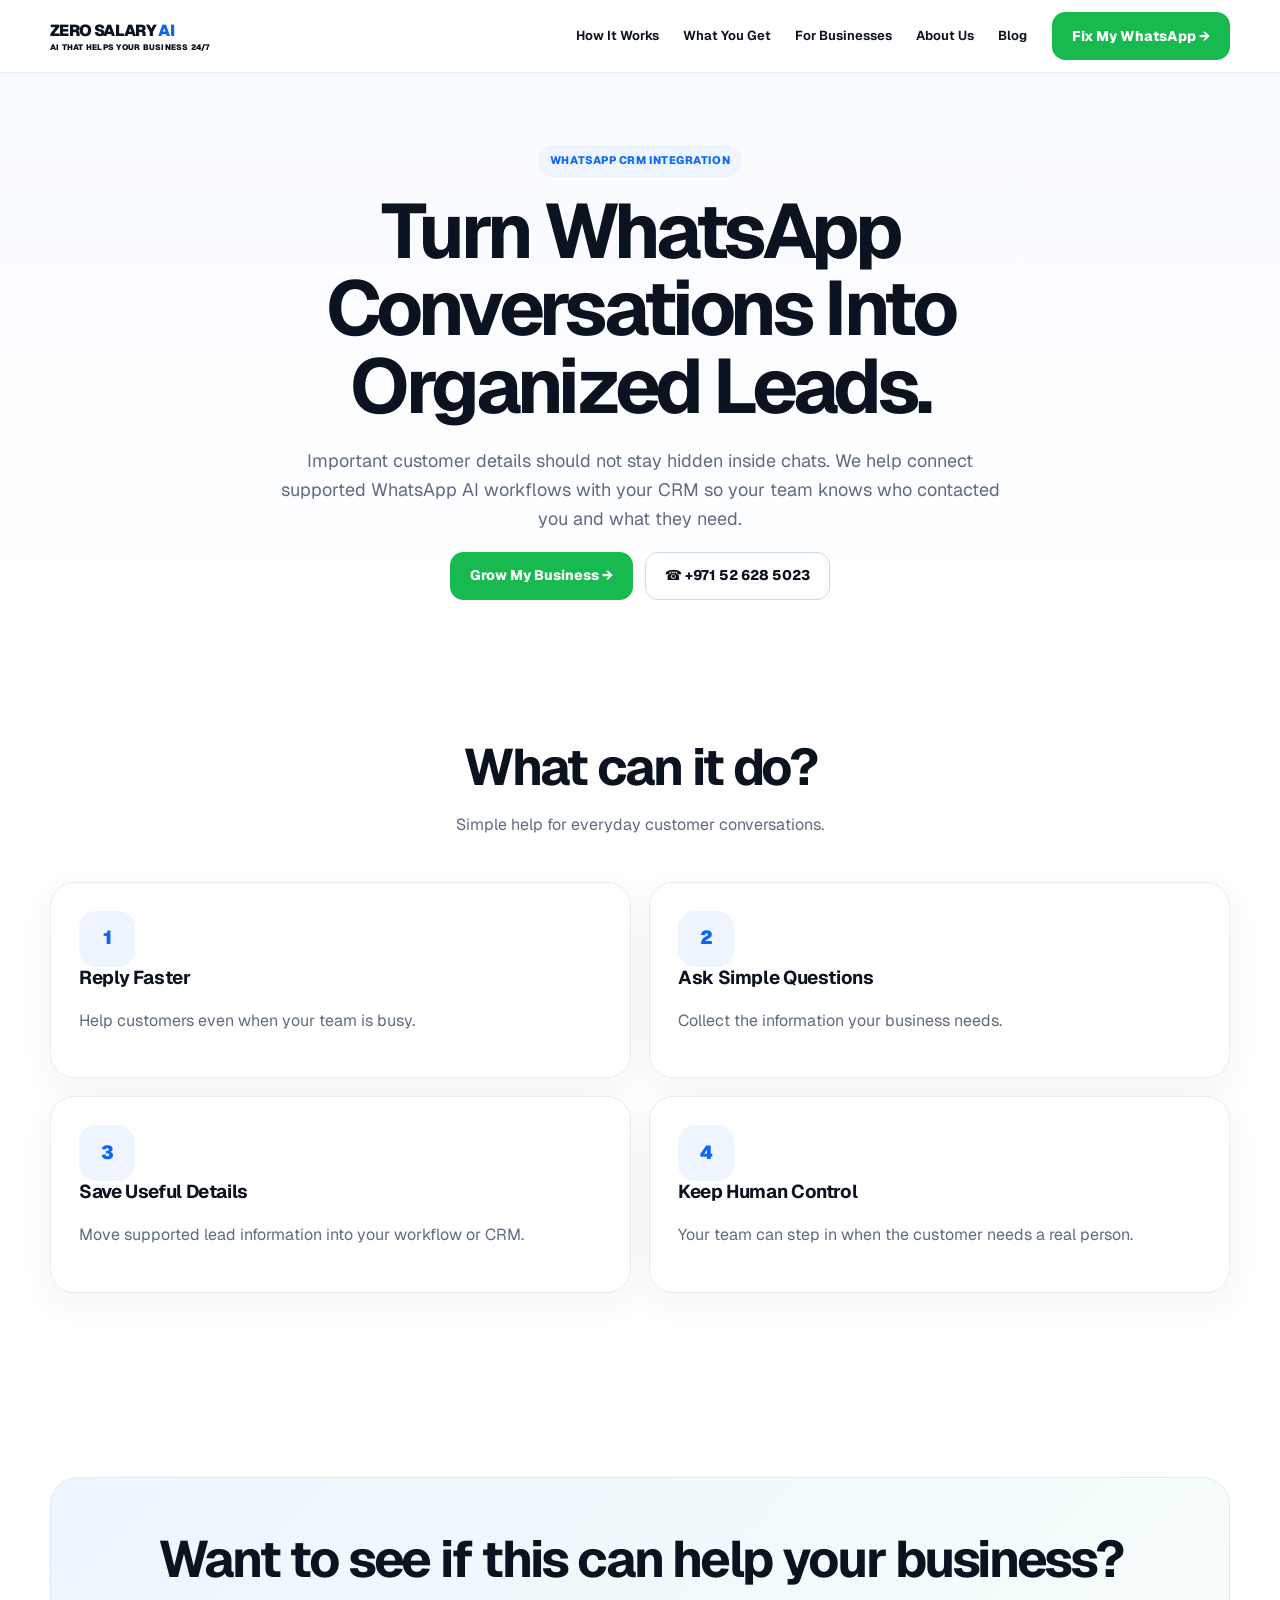
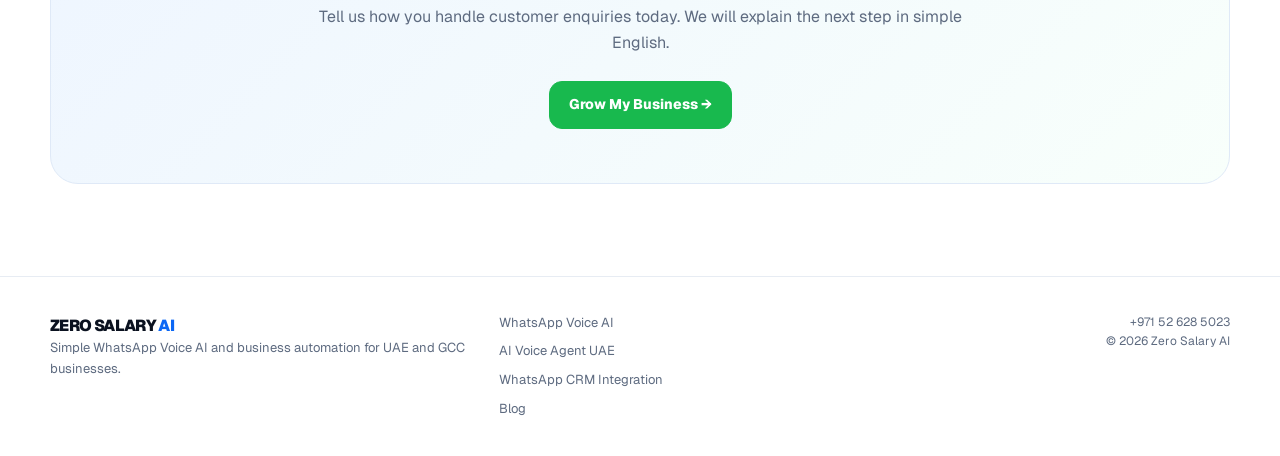
<file: whatsapp-crm-integration.html>
<!doctype html><html lang="en"><head><meta charset="utf-8"><meta name="viewport" content="width=device-width,initial-scale=1"><title>WhatsApp CRM Integration for UAE Businesses | Zero Salary AI</title><meta name="description" content="Connect WhatsApp AI with your CRM so customer details are organized and your team can follow up faster."><link rel="canonical" href="https://zerosalaryai.com/whatsapp-crm-integration/"><meta property="og:title" content="WhatsApp CRM Integration for UAE Businesses | Zero Salary AI"><meta property="og:description" content="Connect WhatsApp AI with your CRM so customer details are organized and your team can follow up faster."><meta property="og:type" content="website"><meta property="og:url" content="https://zerosalaryai.com/whatsapp-crm-integration/"><meta name="theme-color" content="#ffffff"><link rel="stylesheet" href="styles.css"></head><body><header class="header"><div class="container nav"><a class="logo" href="index.html">ZERO SALARY <span>AI</span><small class="tagline">AI THAT HELPS YOUR BUSINESS 24/7</small></a><nav class="links"><a href="index.html#how">How It Works</a><a href="index.html#benefits">What You Get</a><a href="index.html#solutions">For Businesses</a><a href="index.html#about">About Us</a><a href="blog.html">Blog</a></nav><a class="btn btn-green" href="https://wa.me/971526285023?text=Hi%2C%20I%20want%20to%20know%20how%20Zero%20Salary%20AI%20can%20help%20my%20business." target="_blank" rel="noopener">Fix My WhatsApp →</a></div></header><main><section class="page-hero"><div class="container reveal"><span class="eyebrow">WhatsApp CRM Integration</span><h1>Turn WhatsApp Conversations Into Organized Leads.</h1><p class="lead">Important customer details should not stay hidden inside chats. We help connect supported WhatsApp AI workflows with your CRM so your team knows who contacted you and what they need.</p><div class="actions centered"><a class="btn btn-green" href="https://wa.me/971526285023?text=Hi%2C%20I%20want%20to%20know%20how%20Zero%20Salary%20AI%20can%20help%20my%20business." target="_blank" rel="noopener">Grow My Business →</a><a class="btn" href="tel:+971526285023">☎ +971 52 628 5023</a></div></div></section><section class="section"><div class="container"><div class="section-head reveal"><h2>What can it do?</h2><p>Simple help for everyday customer conversations.</p></div><div class="content-grid reveal"><div class="panel content-card"><div class="icon">1</div><h3>Reply Faster</h3><p>Help customers even when your team is busy.</p></div><div class="panel content-card"><div class="icon">2</div><h3>Ask Simple Questions</h3><p>Collect the information your business needs.</p></div><div class="panel content-card"><div class="icon">3</div><h3>Save Useful Details</h3><p>Move supported lead information into your workflow or CRM.</p></div><div class="panel content-card"><div class="icon">4</div><h3>Keep Human Control</h3><p>Your team can step in when the customer needs a real person.</p></div></div></div></section><section class="section"><div class="container cta reveal"><h2>Want to see if this can help your business?</h2><p>Tell us how you handle customer enquiries today. We will explain the next step in simple English.</p><div class="actions centered"><a class="btn btn-green" href="https://wa.me/971526285023?text=Hi%2C%20I%20want%20to%20know%20how%20Zero%20Salary%20AI%20can%20help%20my%20business." target="_blank" rel="noopener">Grow My Business →</a></div></div></section></main><a class="mobile-whatsapp" href="https://wa.me/971526285023?text=Hi%2C%20I%20want%20to%20know%20how%20Zero%20Salary%20AI%20can%20help%20my%20business." target="_blank" rel="noopener">Grow My Business →</a><footer class="footer"><div class="container footer-grid"><div><div class="logo">ZERO SALARY <span>AI</span></div><p class="small">Simple WhatsApp Voice AI and business automation for UAE and GCC businesses.</p></div><div class="footer-links"><a href="whatsapp-voice-ai.html">WhatsApp Voice AI</a><a href="ai-voice-agent-uae.html">AI Voice Agent UAE</a><a href="whatsapp-crm-integration.html">WhatsApp CRM Integration</a><a href="blog.html">Blog</a></div><div class="footer-end"><div>+971 52 628 5023</div><div>© 2026 Zero Salary AI</div></div></div></footer><script src="script.js"></script></body></html>
</file>
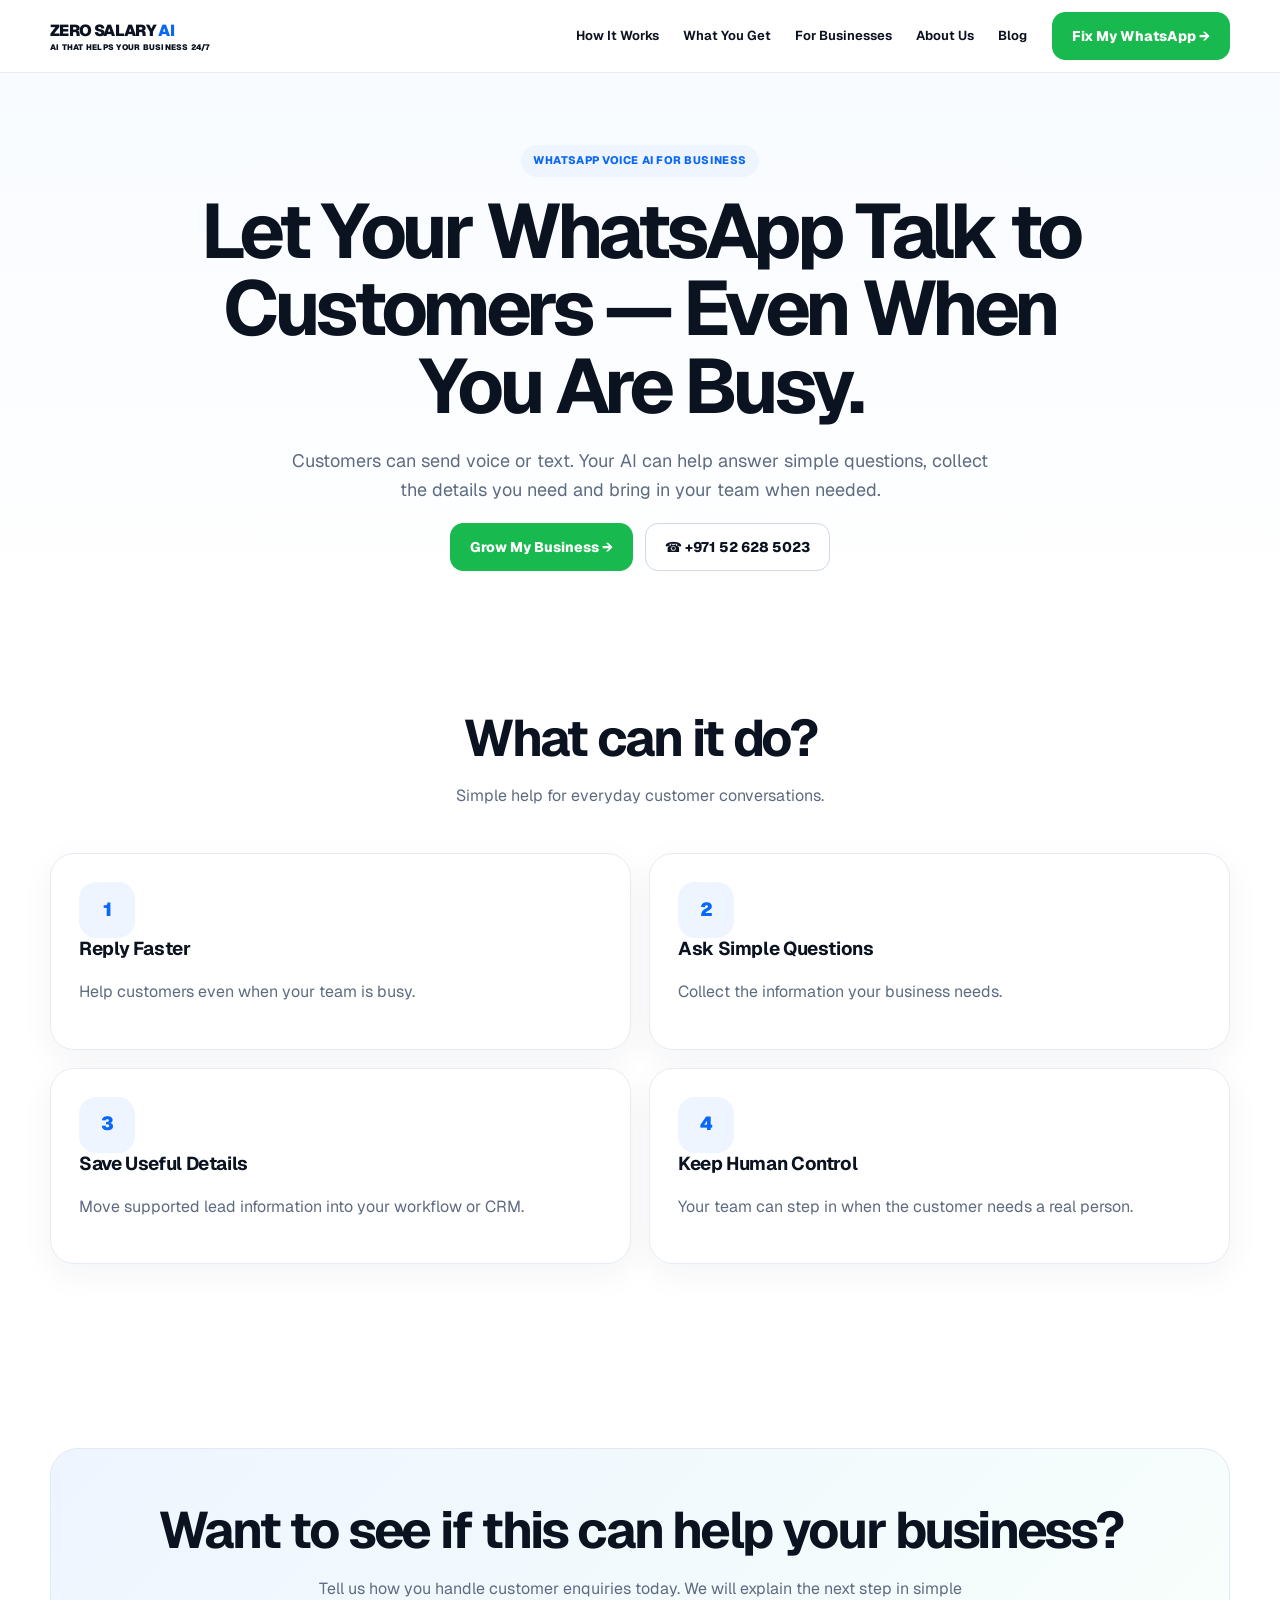
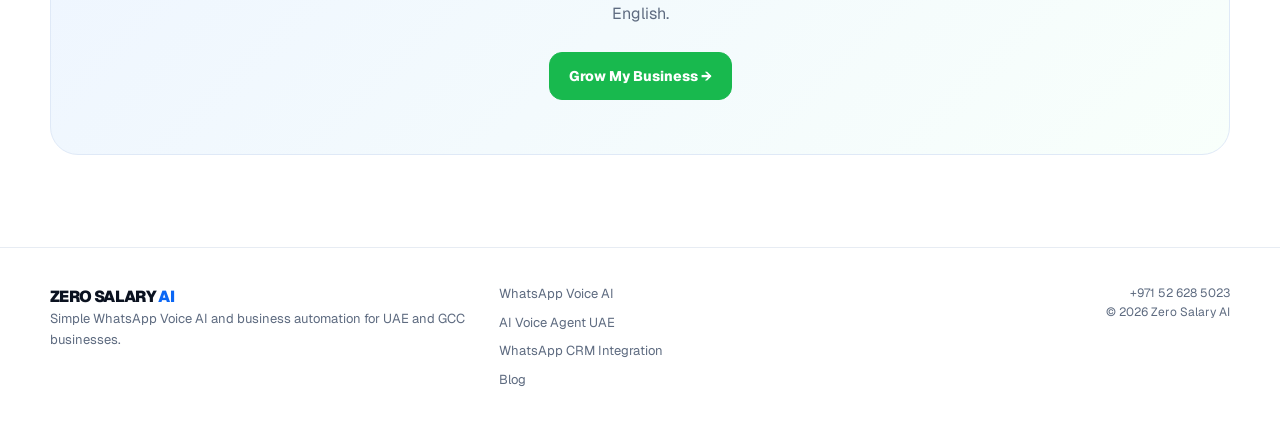
<file: whatsapp-voice-ai.html>
<!doctype html><html lang="en"><head><meta charset="utf-8"><meta name="viewport" content="width=device-width,initial-scale=1"><title>WhatsApp Voice AI for UAE Businesses | Zero Salary AI</title><meta name="description" content="Use WhatsApp Voice AI to answer customer voice and text messages, collect lead details and help your team follow up."><link rel="canonical" href="https://zerosalaryai.com/whatsapp-voice-ai/"><meta property="og:title" content="WhatsApp Voice AI for UAE Businesses | Zero Salary AI"><meta property="og:description" content="Use WhatsApp Voice AI to answer customer voice and text messages, collect lead details and help your team follow up."><meta property="og:type" content="website"><meta property="og:url" content="https://zerosalaryai.com/whatsapp-voice-ai/"><meta name="theme-color" content="#ffffff"><link rel="stylesheet" href="styles.css"></head><body><header class="header"><div class="container nav"><a class="logo" href="index.html">ZERO SALARY <span>AI</span><small class="tagline">AI THAT HELPS YOUR BUSINESS 24/7</small></a><nav class="links"><a href="index.html#how">How It Works</a><a href="index.html#benefits">What You Get</a><a href="index.html#solutions">For Businesses</a><a href="index.html#about">About Us</a><a href="blog.html">Blog</a></nav><a class="btn btn-green" href="https://wa.me/971526285023?text=Hi%2C%20I%20want%20to%20know%20how%20Zero%20Salary%20AI%20can%20help%20my%20business." target="_blank" rel="noopener">Fix My WhatsApp →</a></div></header><main><section class="page-hero"><div class="container reveal"><span class="eyebrow">WhatsApp Voice AI for Business</span><h1>Let Your WhatsApp Talk to Customers — Even When You Are Busy.</h1><p class="lead">Customers can send voice or text. Your AI can help answer simple questions, collect the details you need and bring in your team when needed.</p><div class="actions centered"><a class="btn btn-green" href="https://wa.me/971526285023?text=Hi%2C%20I%20want%20to%20know%20how%20Zero%20Salary%20AI%20can%20help%20my%20business." target="_blank" rel="noopener">Grow My Business →</a><a class="btn" href="tel:+971526285023">☎ +971 52 628 5023</a></div></div></section><section class="section"><div class="container"><div class="section-head reveal"><h2>What can it do?</h2><p>Simple help for everyday customer conversations.</p></div><div class="content-grid reveal"><div class="panel content-card"><div class="icon">1</div><h3>Reply Faster</h3><p>Help customers even when your team is busy.</p></div><div class="panel content-card"><div class="icon">2</div><h3>Ask Simple Questions</h3><p>Collect the information your business needs.</p></div><div class="panel content-card"><div class="icon">3</div><h3>Save Useful Details</h3><p>Move supported lead information into your workflow or CRM.</p></div><div class="panel content-card"><div class="icon">4</div><h3>Keep Human Control</h3><p>Your team can step in when the customer needs a real person.</p></div></div></div></section><section class="section"><div class="container cta reveal"><h2>Want to see if this can help your business?</h2><p>Tell us how you handle customer enquiries today. We will explain the next step in simple English.</p><div class="actions centered"><a class="btn btn-green" href="https://wa.me/971526285023?text=Hi%2C%20I%20want%20to%20know%20how%20Zero%20Salary%20AI%20can%20help%20my%20business." target="_blank" rel="noopener">Grow My Business →</a></div></div></section></main><a class="mobile-whatsapp" href="https://wa.me/971526285023?text=Hi%2C%20I%20want%20to%20know%20how%20Zero%20Salary%20AI%20can%20help%20my%20business." target="_blank" rel="noopener">Grow My Business →</a><footer class="footer"><div class="container footer-grid"><div><div class="logo">ZERO SALARY <span>AI</span></div><p class="small">Simple WhatsApp Voice AI and business automation for UAE and GCC businesses.</p></div><div class="footer-links"><a href="whatsapp-voice-ai.html">WhatsApp Voice AI</a><a href="ai-voice-agent-uae.html">AI Voice Agent UAE</a><a href="whatsapp-crm-integration.html">WhatsApp CRM Integration</a><a href="blog.html">Blog</a></div><div class="footer-end"><div>+971 52 628 5023</div><div>© 2026 Zero Salary AI</div></div></div></footer><script src="script.js"></script></body></html>
</file>
<file: styles.css>
@import url("https://fonts.googleapis.com/css2?family=Geist:wght@400;500;600;700;800&display=swap");
:root{--blue:#0B67F5;--green:#18B94E;--ink:#0B1220;--muted:#5E6B80;--line:#E7ECF3;--soft:#F7FAFF;--max:1180px;--shadow:0 24px 70px rgba(20,50,95,.10)}
*{box-sizing:border-box}html{scroll-behavior:smooth}body{margin:0;font-family:"Geist",system-ui,sans-serif;color:var(--ink);background:#fff;line-height:1.6}a{text-decoration:none;color:inherit}img{max-width:100%;display:block}.container{width:min(calc(100% - 36px),var(--max));margin:auto}.section{padding:92px 0}.eyebrow{display:inline-flex;margin:0 0 16px;padding:7px 12px;border-radius:999px;background:#EEF5FF;color:var(--blue);font-size:11px;font-weight:800;letter-spacing:.05em;text-transform:uppercase}h1,h2,h3,p{margin-top:0}h1{font-size:clamp(46px,6vw,78px);line-height:1.01;letter-spacing:-.06em;margin-bottom:22px}h2{font-size:clamp(34px,4vw,54px);line-height:1.06;letter-spacing:-.045em;margin-bottom:18px}h3{line-height:1.2;letter-spacing:-.02em}.blue{color:var(--blue)}.lead{font-size:18px;color:var(--muted);max-width:720px}.small{font-size:13px;color:var(--muted)}.micro{font-size:12px;color:#718097;margin:12px 0 0}.header{position:sticky;top:0;z-index:80;background:rgba(255,255,255,.82);backdrop-filter:blur(18px);border-bottom:1px solid rgba(228,235,245,.9)}.nav{height:72px;display:flex;align-items:center;gap:25px}.logo{font-weight:900;letter-spacing:-.04em;white-space:nowrap}.logo span{color:var(--blue)}.tagline{display:block;font-size:8px;letter-spacing:.03em;margin-top:-2px}.links{display:flex;gap:24px;margin-left:auto;font-size:13px;font-weight:650}.links a:hover{color:var(--blue)}.btn{display:inline-flex;align-items:center;justify-content:center;gap:9px;min-height:48px;padding:0 19px;border-radius:13px;border:1px solid #CFD9E7;font-weight:800;font-size:14px;transition:.22s;background:#fff}.btn:hover{transform:translateY(-2px);box-shadow:0 12px 28px rgba(15,45,95,.12)}.btn-green{background:var(--green);border-color:var(--green);color:#fff}.actions{display:flex;gap:12px;flex-wrap:wrap}.centered{justify-content:center}.hero{position:relative;overflow:hidden;padding:78px 0 66px;background:linear-gradient(180deg,#fff,#FBFDFF)}.hero:after{content:"";position:absolute;right:-10%;bottom:-35%;width:620px;height:620px;background:radial-gradient(circle,#DDEBFF 0,rgba(221,235,255,.2) 38%,transparent 68%)}.hero-grid{display:grid;grid-template-columns:1.02fr .98fr;gap:48px;align-items:center;position:relative;z-index:2}.checks{display:grid;gap:9px;margin:25px 0}.check:before{content:"✓";display:inline-grid;place-items:center;width:18px;height:18px;margin-right:9px;border-radius:50%;background:var(--blue);color:#fff;font-size:11px;font-weight:900}.founder-visual{position:relative;min-height:535px;display:flex;align-items:flex-end;justify-content:center}.founder-img{position:relative;z-index:2;width:100%;max-width:570px;height:500px;object-fit:contain;object-position:center bottom;filter:drop-shadow(0 24px 38px rgba(9,48,107,.14))}.voice-lines{position:absolute;inset:12% 2% auto 2%;height:180px;display:flex;justify-content:center;align-items:center;gap:11px;opacity:.75;z-index:1}.voice-lines i{display:block;width:3px;border-radius:9px;background:linear-gradient(180deg,#A8C9FF,#0B67F5,#A8C9FF);animation:pulseWave 2.2s ease-in-out infinite}.voice-lines i:nth-child(1){height:34px}.voice-lines i:nth-child(2){height:86px;animation-delay:.18s}.voice-lines i:nth-child(3){height:132px;animation-delay:.36s}.voice-lines i:nth-child(4){height:74px;animation-delay:.54s}.voice-lines i:nth-child(5){height:44px;animation-delay:.72s}@keyframes pulseWave{0%,100%{transform:scaleY(.75);opacity:.45}50%{transform:scaleY(1.08);opacity:1}}.glass{background:rgba(255,255,255,.76);backdrop-filter:blur(18px);border:1px solid rgba(255,255,255,.92);box-shadow:0 16px 44px rgba(25,63,119,.13)}.trust-card{position:absolute;left:7%;right:7%;bottom:20px;z-index:4;border-radius:18px;padding:17px;display:grid;grid-template-columns:1fr 1fr;gap:16px;text-align:center}.trust-card strong{display:block;font-size:14px}.trust-card span{font-size:12px;color:var(--muted)}.names{position:absolute;bottom:-48px;left:9%;right:9%;display:grid;grid-template-columns:1fr 1fr;text-align:center;z-index:5}.names strong{font-size:13px}.names span{display:block;font-size:11px;color:var(--muted)}.panel{border:1px solid var(--line);border-radius:24px;background:#fff;box-shadow:0 10px 34px rgba(20,45,80,.05)}.bento{padding:32px}.section-head{text-align:center;max-width:790px;margin:0 auto 44px}.section-head p{color:var(--muted);margin-bottom:0}.steps{display:grid;grid-template-columns:repeat(5,1fr);gap:12px}.step{padding:22px 17px;border-radius:18px;background:linear-gradient(180deg,#FBFDFF,#F5F9FF);border:1px solid #EDF2F8}.icon{width:56px;height:56px;border-radius:17px;display:grid;place-items:center;background:#EEF5FF;color:var(--blue);font-size:19px;font-weight:900}.icon.green{background:#ECFBF1;color:var(--green)}.step .icon{margin-bottom:18px}.step h3{font-size:15px;margin-bottom:8px}.step p{font-size:12px;color:var(--muted);margin:0}.benefit-bento{display:grid;grid-template-columns:1.25fr 1fr 1fr;gap:16px}.benefit{padding:28px;border:1px solid var(--line);border-radius:22px;background:#fff;box-shadow:0 10px 30px rgba(20,45,80,.04)}.benefit.feature{grid-row:span 2;background:linear-gradient(145deg,#F8FBFF,#EDF5FF)}.benefit h3{font-size:20px;margin:18px 0 9px}.benefit p{font-size:14px;color:var(--muted);margin:0}.story{display:grid;grid-template-columns:.8fr 1.2fr;gap:36px;align-items:center;padding:34px}.story-flow{display:grid;grid-template-columns:repeat(4,1fr);gap:12px}.mini{padding:19px;border:1px solid var(--line);border-radius:18px;text-align:center;background:var(--soft)}.mini b{display:block;margin:8px 0;font-size:13px}.mini span{font-size:11px;color:var(--muted)}.two{display:grid;grid-template-columns:1fr 1fr;gap:18px}.box{padding:32px}.chips{display:flex;gap:9px;flex-wrap:wrap}.chip{padding:8px 12px;border-radius:999px;background:#F0F6FF;color:#164C9C;font-size:12px;font-weight:700}.country-list{display:grid;grid-template-columns:repeat(3,1fr);gap:9px;margin-top:20px}.country{padding:12px;border:1px solid var(--line);border-radius:13px;font-size:13px;text-align:center;background:#fff}.founder-section{background:linear-gradient(180deg,#FBFDFF,#F4F8FF)}.founder-grid{display:grid;grid-template-columns:.88fr 1.12fr;gap:52px;align-items:center}.founder-photo-wrap{position:relative}.founder-photo-wrap:before{content:"";position:absolute;inset:8% 8% 0;border-radius:50%;background:radial-gradient(circle,#DCEBFF 0,transparent 68%)}.founder-small{position:relative;z-index:2;width:100%;max-height:500px;object-fit:contain}.values{display:grid;grid-template-columns:repeat(3,1fr);gap:10px;margin-top:24px}.value{padding:15px;border:1px solid var(--line);border-radius:14px;background:rgba(255,255,255,.84);font-size:12px;font-weight:700;text-align:center}.blog-grid{display:grid;grid-template-columns:repeat(3,1fr);gap:16px}.blog-card{padding:27px;border:1px solid var(--line);border-radius:22px;background:#fff;transition:.22s}.blog-card:hover{transform:translateY(-4px);box-shadow:var(--shadow)}.blog-card>span{font-size:11px;font-weight:800;color:var(--blue);text-transform:uppercase;letter-spacing:.05em}.blog-card h3{font-size:22px;margin:14px 0 10px}.blog-card p{color:var(--muted);font-size:14px}.blog-card a{color:var(--blue);font-weight:800;font-size:13px}.faq{max-width:860px;margin:auto}.faq details{border-bottom:1px solid var(--line);padding:18px 0}.faq summary{font-weight:800;cursor:pointer}.faq p{color:var(--muted);margin:10px 0 0}.cta{padding:54px;border-radius:28px;background:linear-gradient(135deg,#EEF5FF,#F8FFFB);border:1px solid #DFE9F7;text-align:center}.cta p{color:var(--muted);max-width:680px;margin:0 auto 25px}.footer{border-top:1px solid var(--line);padding:36px 0}.footer-grid{display:grid;grid-template-columns:1.2fr 1fr 1fr;gap:25px}.footer-links{display:grid;gap:8px;font-size:13px;color:var(--muted)}.footer-end{text-align:right;color:var(--muted);font-size:12px}.mobile-whatsapp{display:none}.reveal{opacity:0;transform:translateY(18px);transition:opacity .7s ease,transform .7s ease}.reveal.visible{opacity:1;transform:none}.page-hero{padding:72px 0 48px;background:linear-gradient(180deg,#F8FBFF,#fff)}.page-hero .container{max-width:900px;text-align:center}.page-hero .lead{margin-left:auto;margin-right:auto}.content-grid{display:grid;grid-template-columns:1fr 1fr;gap:18px}.content-card{padding:28px}.content-card p{color:var(--muted)}.article{max-width:860px;margin:auto}.article h1{font-size:clamp(42px,5vw,66px)}.article h2{font-size:34px;margin-top:55px}.article h3{font-size:22px;margin-top:34px}.article p,.article li{font-size:17px;color:#334155}.article .intro{font-size:21px;color:#475569}.article .callout{padding:24px;border-radius:18px;background:#F3F8FF;border:1px solid #DDEBFF}.article ul{padding-left:22px}.article-meta{display:flex;gap:12px;flex-wrap:wrap;color:var(--muted);font-size:13px;margin:18px 0 34px}@media(max-width:940px){.links{display:none}.nav>.btn{margin-left:auto}.hero-grid,.founder-grid,.story,.content-grid{grid-template-columns:1fr}.founder-visual{min-height:500px}.steps{grid-template-columns:1fr 1fr}.benefit-bento{grid-template-columns:1fr 1fr}.benefit.feature{grid-row:auto}.two{grid-template-columns:1fr}.blog-grid{grid-template-columns:1fr 1fr}.footer-grid{grid-template-columns:1fr 1fr}.footer-end{text-align:left}}@media(max-width:640px){.container{width:min(calc(100% - 26px),var(--max))}.section{padding:66px 0}.header .btn{display:none}.nav{height:64px}.hero{padding:50px 0 52px}h1{font-size:44px}.lead{font-size:16px}.hero-grid{gap:24px}.founder-visual{min-height:440px}.founder-img{height:410px}.trust-card{left:3%;right:3%;bottom:10px;padding:13px}.names{bottom:-43px}.steps,.benefit-bento,.values,.country-list,.blog-grid,.footer-grid{grid-template-columns:1fr}.story-flow{grid-template-columns:1fr 1fr}.actions .btn{width:100%}.bento{padding:22px}.cta{padding:38px 20px}.mobile-whatsapp{display:block;position:fixed;left:14px;right:14px;bottom:14px;z-index:90;background:var(--green);color:#fff;text-align:center;padding:14px 18px;border-radius:14px;font-weight:800;box-shadow:0 16px 36px rgba(0,0,0,.16)}.footer{padding-bottom:95px}.article p,.article li{font-size:16px}.article h2{font-size:30px}}@media(prefers-reduced-motion:reduce){*{scroll-behavior:auto!important}.reveal{opacity:1;transform:none;transition:none}.voice-lines i{animation:none}}
/* V4 visual polish */
.hero-grid{gap:64px}.founder-visual{padding-bottom:46px}
.voice-orbit{position:absolute;z-index:1;width:440px;height:440px;top:34px;left:50%;transform:translateX(-50%);pointer-events:none}
.voice-orbit span{position:absolute;left:50%;top:50%;width:90px;height:90px;border:1.5px solid rgba(11,103,245,.24);border-radius:50%;transform:translate(-50%,-50%);animation:v4Ripple 3.8s ease-out infinite}.voice-orbit span:nth-child(2){animation-delay:1.25s}.voice-orbit span:nth-child(3){animation-delay:2.5s}
@keyframes v4Ripple{0%{width:90px;height:90px;opacity:.9}100%{width:430px;height:430px;opacity:0}}
.two{gap:30px}.gcc-visual{position:relative;height:270px;margin-top:26px;border-radius:22px;overflow:hidden;background:radial-gradient(circle at 70% 55%,rgba(24,185,78,.12),transparent 18%),radial-gradient(circle at 48% 48%,rgba(11,103,245,.16),transparent 43%),linear-gradient(145deg,#F8FBFF,#EEF5FF);border:1px solid #E2ECF9}
.gcc-visual:before{content:"";position:absolute;inset:0;background-image:radial-gradient(#B9D3F7 1px,transparent 1px);background-size:18px 18px;opacity:.45}.gulf-line{position:absolute;left:12%;right:10%;top:52%;height:2px;background:linear-gradient(90deg,transparent,#8EBBFA,#18B94E,#8EBBFA,transparent);transform:rotate(-8deg)}
.node{position:absolute;z-index:2;padding:7px 10px;border-radius:999px;background:rgba(255,255,255,.92);border:1px solid #D9E6F7;box-shadow:0 8px 20px rgba(23,61,112,.08);font-size:10px;font-weight:800;color:#28518C}.node:before{content:"";display:inline-block;width:6px;height:6px;margin-right:6px;border-radius:50%;background:#0B67F5}.node.hot:before{background:#18B94E}.n1{left:16%;top:20%}.n2{left:46%;top:28%}.n3{left:59%;top:43%}.n4{right:10%;top:58%}.n5{left:20%;bottom:19%}.n6{right:15%;bottom:12%}
.founder-section{position:relative;overflow:hidden}.founder-section:before,.founder-section:after{content:"";position:absolute;border-radius:50%;pointer-events:none}.founder-section:before{width:420px;height:420px;left:-180px;top:40px;background:radial-gradient(circle,rgba(11,103,245,.11),transparent 68%);animation:v4Float 7s ease-in-out infinite}.founder-section:after{width:380px;height:380px;right:-160px;bottom:-80px;background:radial-gradient(circle,rgba(24,185,78,.09),transparent 68%);animation:v4Float 8s ease-in-out infinite reverse}@keyframes v4Float{50%{transform:translateY(26px) scale(1.05)}}
.founder-glow{position:absolute;inset:18% 10% 5%;border-radius:50%;background:radial-gradient(circle,rgba(11,103,245,.14),transparent 66%);animation:v4Glow 4s ease-in-out infinite}@keyframes v4Glow{50%{transform:scale(1.06);opacity:.7}}
.founder-name-row{position:relative;z-index:3;display:grid;grid-template-columns:1fr 1fr;gap:12px;margin-top:0;text-align:center}.founder-name-row strong{display:block;font-size:14px}.founder-name-row span{display:block;font-size:11px;color:var(--muted)}
#solutions,#about,#blog{padding-top:112px;padding-bottom:112px}
@media(max-width:640px){.hero-grid{gap:38px}.founder-visual{padding-bottom:62px}.voice-orbit{width:330px;height:330px;top:54px}.gcc-visual{height:250px}.node{font-size:9px;padding:6px 8px}.n1{left:7%}.n2{left:38%}.n3{left:55%}.n4{right:4%}.n5{left:10%}.n6{right:7%}#solutions,#about,#blog{padding-top:78px;padding-bottom:78px}.two{gap:32px}.founder-grid{gap:36px}}
@media(prefers-reduced-motion:reduce){.voice-orbit span,.founder-section:before,.founder-section:after,.founder-glow{animation:none}}


/* =========================================================
   V4 FINAL — Founder treatment: Soft Blue Glow + Fade
   No glass platform. Keeps V4 layout and founder name rows.
   ========================================================= */

.founder-visual,
.founder-photo-wrap{
  position:relative;
  isolation:isolate;
}

/* Soft blue light behind the founders */
.founder-visual::after{
  content:"";
  position:absolute;
  z-index:1;
  left:7%;
  right:7%;
  bottom:42px;
  height:44%;
  border-radius:50%;
  background:
    radial-gradient(ellipse at center,
      rgba(11,103,245,.18) 0%,
      rgba(96,165,250,.11) 34%,
      rgba(219,234,254,.08) 54%,
      transparent 74%);
  filter:blur(22px);
  pointer-events:none;
}

.founder-photo-wrap::after{
  content:"";
  position:absolute;
  z-index:1;
  left:5%;
  right:5%;
  bottom:18px;
  height:52%;
  border-radius:50%;
  background:
    radial-gradient(ellipse at center,
      rgba(11,103,245,.16) 0%,
      rgba(96,165,250,.10) 35%,
      rgba(219,234,254,.07) 56%,
      transparent 76%);
  filter:blur(24px);
  pointer-events:none;
}

/* Fade the hard bottom crop into the white / pale-blue page */
.founder-fade{
  position:absolute;
  z-index:4;
  left:0;
  right:0;
  bottom:34px;
  height:112px;
  pointer-events:none;
  background:
    linear-gradient(
      to bottom,
      rgba(250,252,255,0) 0%,
      rgba(247,250,255,.18) 18%,
      rgba(244,249,255,.54) 50%,
      rgba(242,247,255,.88) 76%,
      rgba(244,248,255,1) 100%
    );
}

.founder-photo-wrap .founder-fade{
  bottom:24px;
  height:100px;
  background:
    linear-gradient(
      to bottom,
      rgba(250,252,255,0) 0%,
      rgba(247,250,255,.20) 20%,
      rgba(244,249,255,.58) 52%,
      rgba(243,248,255,.90) 78%,
      rgba(244,248,255,1) 100%
    );
}

/* Keep photo above the glow, below the fade */
.founder-img,
.founder-small{
  position:relative;
  z-index:2;
}

/* Keep founder names crisp and above the fade */
.names,
.founder-name-row{
  z-index:6;
}

/* CTA polish */
.btn-secondary{
  background:#fff;
  color:var(--ink);
  border:1px solid #D7E2EF;
}
.mid-cta{
  margin-top:28px;
}
.mid-cta .btn{
  min-width:210px;
}

/* Long article must always remain readable on mobile */
.article.reveal{
  opacity:1 !important;
  transform:none !important;
}

@media(max-width:640px){
  .founder-visual::after{
    left:0;
    right:0;
    bottom:44px;
    height:38%;
    filter:blur(18px);
  }
  .founder-visual .founder-fade{
    bottom:38px;
    height:92px;
  }
  .founder-photo-wrap::after{
    left:0;
    right:0;
    bottom:26px;
    height:44%;
    filter:blur(20px);
  }
  .founder-photo-wrap .founder-fade{
    bottom:18px;
    height:86px;
  }
}


/* FINAL FIX — root-level assets for simple GitHub mobile upload */
.names,
.founder-name-row{
  position:relative;
  z-index:7;
}
.hero-founder-note{display:none!important}

/* Hero names sit below the fade cleanly */
.founder-visual .names{
  position:absolute;
  left:8%;
  right:8%;
  bottom:0;
  display:grid;
  grid-template-columns:1fr 1fr;
  gap:14px;
  text-align:center;
}
.founder-name-row{
  display:grid;
  grid-template-columns:1fr 1fr;
  gap:14px;
  text-align:center;
  margin-top:-6px;
}
.founder-name-row strong,.names strong{display:block}
.founder-name-row span,.names span{display:block;color:var(--muted);font-size:11px}

/* keep about photo/fade balanced */
.founder-photo-wrap{padding-bottom:42px}
.founder-photo-wrap .founder-fade{bottom:40px}
@media(max-width:640px){
  .founder-photo-wrap{padding-bottom:48px}
  .founder-photo-wrap .founder-fade{bottom:44px}
}


/* =====================================================
   V4 CLEAN — founder fade refinement + zero name gap
   ===================================================== */
.founder-image-stage{
  position:relative;
  width:100%;
  line-height:0;
  isolation:isolate;
}
.founder-visual{
  display:flex;
  flex-direction:column;
  align-items:center;
  justify-content:flex-end;
  min-height:535px;
}
.founder-visual .founder-image-stage{
  max-width:570px;
}
.founder-img{
  width:100%;
  height:500px;
  object-fit:contain;
  object-position:center bottom;
}
.founder-small{
  width:100%;
  max-height:500px;
  object-fit:contain;
}

/* Fade only the very bottom of the jackets — not half the outfit */
.founder-fade{
  position:absolute;
  z-index:4;
  left:0;
  right:0;
  bottom:0;
  height:72px;
  pointer-events:none;
  background:linear-gradient(
    to bottom,
    rgba(244,248,255,0) 0%,
    rgba(244,248,255,.08) 18%,
    rgba(244,248,255,.30) 42%,
    rgba(244,248,255,.68) 70%,
    rgba(244,248,255,1) 100%
  );
}

/* A soft blue glow behind, kept subtle */
.founder-visual::after{
  bottom:34px !important;
  height:30% !important;
  opacity:.68;
}
.founder-photo-wrap::after{
  bottom:18px !important;
  height:34% !important;
  opacity:.62;
}

/* Names begin immediately after the image fade */
.names{
  position:relative !important;
  left:auto !important;
  right:auto !important;
  bottom:auto !important;
  width:84%;
  display:grid !important;
  grid-template-columns:1fr 1fr;
  gap:14px;
  text-align:center;
  margin-top:-2px;
  padding-top:0;
  z-index:7;
  line-height:1.35;
}
.names strong,.founder-name-row strong{
  display:block;
  font-size:14px;
  color:var(--ink);
}
.names span,.founder-name-row span{
  display:block;
  margin-top:4px;
  font-size:11px;
  color:var(--muted);
}

.founder-photo-wrap{
  position:relative;
  padding-bottom:0 !important;
}
.founder-photo-wrap .founder-image-stage{
  position:relative;
  z-index:2;
}
.founder-name-row{
  position:relative;
  z-index:7;
  display:grid;
  grid-template-columns:1fr 1fr;
  gap:14px;
  text-align:center;
  margin-top:-2px !important;
  padding-top:0;
}
.founder-photo-wrap .founder-fade{
  height:68px;
}

/* Ensure article content is always visible */
.article.reveal,.page-hero .article.reveal{
  opacity:1 !important;
  transform:none !important;
}

@media(max-width:640px){
  .founder-visual{
    min-height:0 !important;
    padding-bottom:0 !important;
  }
  .founder-img{
    height:auto !important;
    max-height:none;
  }
  .founder-fade{
    height:58px;
  }
  .founder-photo-wrap .founder-fade{
    height:56px;
  }
  .names{
    width:92%;
    margin-top:-1px;
  }
  .founder-name-row{
    margin-top:-1px !important;
  }
  .founder-visual::after{
    bottom:28px !important;
    height:25% !important;
  }
  .founder-photo-wrap::after{
    bottom:12px !important;
    height:28% !important;
  }
}


/* ==========================================================
   MOCKUP MATCH — Founder portrait + subtle lower fade only
   ========================================================== */

.founder-image-stage{
  position:relative;
  width:100%;
  line-height:0;
  isolation:isolate;
}

.founder-visual{
  display:flex;
  flex-direction:column;
  align-items:center;
  justify-content:flex-end;
  min-height:535px;
  padding-bottom:0 !important;
}

.founder-visual .founder-image-stage{
  width:100%;
  max-width:570px;
}

.founder-img{
  width:100%;
  height:500px;
  object-fit:contain;
  object-position:center bottom;
  position:relative;
  z-index:2;
}

.founder-photo-wrap{
  position:relative;
  padding-bottom:0 !important;
}

.founder-small{
  width:100%;
  max-height:500px;
  object-fit:contain;
  object-position:center bottom;
  position:relative;
  z-index:2;
}

/* Fade starts only at the very bottom edge of the jackets */
.founder-bottom-fade{
  position:absolute;
  z-index:4;
  left:0;
  right:0;
  bottom:0;
  height:18%;
  max-height:86px;
  pointer-events:none;
  background:linear-gradient(
    to bottom,
    rgba(246,250,255,0) 0%,
    rgba(246,250,255,.05) 18%,
    rgba(246,250,255,.16) 38%,
    rgba(246,250,255,.42) 62%,
    rgba(246,250,255,.76) 82%,
    rgba(246,250,255,1) 100%
  );
}

/* Subtle blue glow behind founders, not over the faces/clothes */
.founder-visual::after{
  content:"";
  position:absolute;
  z-index:1;
  left:8%;
  right:8%;
  bottom:54px;
  height:28%;
  border-radius:50%;
  background:radial-gradient(
    ellipse at center,
    rgba(11,103,245,.14) 0%,
    rgba(96,165,250,.08) 38%,
    transparent 74%
  );
  filter:blur(24px);
  pointer-events:none;
}

.founder-photo-wrap::after{
  content:"";
  position:absolute;
  z-index:1;
  left:7%;
  right:7%;
  bottom:54px;
  height:30%;
  border-radius:50%;
  background:radial-gradient(
    ellipse at center,
    rgba(11,103,245,.13) 0%,
    rgba(96,165,250,.07) 38%,
    transparent 74%
  );
  filter:blur(24px);
  pointer-events:none;
}

/* Names immediately below image, both always visible */
.names,
.founder-name-row{
  position:relative !important;
  left:auto !important;
  right:auto !important;
  bottom:auto !important;
  width:88%;
  margin:0 auto;
  padding:10px 0 0;
  display:grid !important;
  grid-template-columns:1fr auto 1fr;
  gap:16px;
  align-items:center;
  text-align:center;
  z-index:7;
  line-height:1.35;
}

.person-name strong{
  display:block;
  font-size:15px;
  color:var(--ink);
}

.person-name span{
  display:block;
  margin-top:4px;
  font-size:12px;
  color:var(--muted);
}

.name-divider{
  width:1px;
  height:42px;
  background:linear-gradient(180deg,transparent,#CBD5E1,transparent);
}

/* Founder section spacing close to mockup */
.founder-grid{
  align-items:center;
}

.founder-copy{
  position:relative;
  z-index:2;
}

.founder-cta{
  margin-top:24px;
}

.founder-cta .btn{
  min-width:220px;
}

/* Article fallback: never show as unstyled plain page */
.article{
  max-width:860px;
  margin:auto;
}
.article h1{
  font-size:clamp(42px,5vw,66px);
  line-height:1.05;
}
.article h2{
  font-size:34px;
  margin-top:55px;
}
.article h3{
  font-size:22px;
  margin-top:34px;
}
.article p,.article li{
  font-size:17px;
  color:#334155;
}
.article .intro{
  font-size:21px;
  color:#475569;
}
.article .callout{
  padding:24px;
  border-radius:18px;
  background:#F3F8FF;
  border:1px solid #DDEBFF;
}
.article-meta{
  display:flex;
  gap:12px;
  flex-wrap:wrap;
  color:var(--muted);
  font-size:13px;
  margin:18px 0 34px;
}
.article.reveal{
  opacity:1 !important;
  transform:none !important;
}

@media(max-width:640px){
  .founder-visual{
    min-height:0 !important;
  }

  .founder-img{
    height:auto !important;
    max-height:none;
  }

  .founder-bottom-fade{
    height:15%;
    max-height:64px;
  }

  .founder-visual::after{
    left:3%;
    right:3%;
    bottom:44px;
    height:22%;
    filter:blur(18px);
  }

  .founder-photo-wrap::after{
    left:3%;
    right:3%;
    bottom:44px;
    height:24%;
    filter:blur(18px);
  }

  .names,
  .founder-name-row{
    width:92%;
    gap:12px;
    padding-top:8px;
  }

  .person-name strong{
    font-size:14px;
  }

  .person-name span{
    font-size:11px;
  }

  .name-divider{
    height:36px;
  }

  .founder-grid{
    gap:28px !important;
  }

  .founder-copy{
    text-align:left;
  }

  .founder-cta .btn{
    width:100%;
  }
}


/* FINAL MICRO FIX — founder names side by side, circle animation removed */
.voice-orbit{
  display:none !important;
}

.names,
.founder-name-row{
  display:grid !important;
  grid-template-columns:minmax(0,1fr) minmax(0,1fr) !important;
  width:92% !important;
  gap:18px !important;
  align-items:start !important;
  text-align:center !important;
}

.names .person-name,
.founder-name-row .person-name{
  min-width:0;
  width:100%;
  text-align:center;
}

.names .person-name strong,
.founder-name-row .person-name strong{
  display:block;
  white-space:nowrap;
}

.names .person-name span,
.founder-name-row .person-name span{
  display:block;
}

.name-divider{
  display:none !important;
}

@media(max-width:640px){
  .names,
  .founder-name-row{
    display:grid !important;
    grid-template-columns:minmax(0,1fr) minmax(0,1fr) !important;
    width:96% !important;
    gap:10px !important;
  }

  .names .person-name strong,
  .founder-name-row .person-name strong{
    font-size:13px !important;
  }

  .names .person-name span,
  .founder-name-row .person-name span{
    font-size:11px !important;
  }
}


/* ======================================================
   MOBILE BREATHING SPACE POLISH — approved spacing mockup
   ====================================================== */
@media(max-width:640px){

  /* Give the founder content real side breathing room */
  .founder-section .container,
  .founder-section .founder-grid{
    width:100% !important;
    max-width:none !important;
  }

  .founder-section .founder-copy{
    padding-left:24px !important;
    padding-right:24px !important;
  }

  /* Space between names and section label */
  .founder-name-row{
    margin-bottom:30px !important;
  }

  /* Space from eyebrow to title */
  .founder-copy .eyebrow{
    margin-bottom:20px !important;
  }

  /* Title gets more breathing room */
  .founder-copy h2{
    margin-bottom:24px !important;
    line-height:1.08 !important;
    font-size:clamp(36px,10vw,46px) !important;
  }

  /* Paragraph spacing and easier reading */
  .founder-copy .lead{
    margin-bottom:24px !important;
    line-height:1.7 !important;
  }

  .founder-copy > p:not(.lead){
    margin-bottom:26px !important;
    line-height:1.65 !important;
  }

  /* Trust cards should not feel glued to the copy */
  .founder-copy .values{
    margin-top:0 !important;
    gap:14px !important;
  }

  .founder-copy .value{
    padding:18px 16px !important;
  }

  /* CTA breathing room */
  .founder-copy .founder-cta{
    margin-top:28px !important;
  }

  /* More space before next section */
  .founder-section{
    padding-bottom:92px !important;
  }
}
</file>
